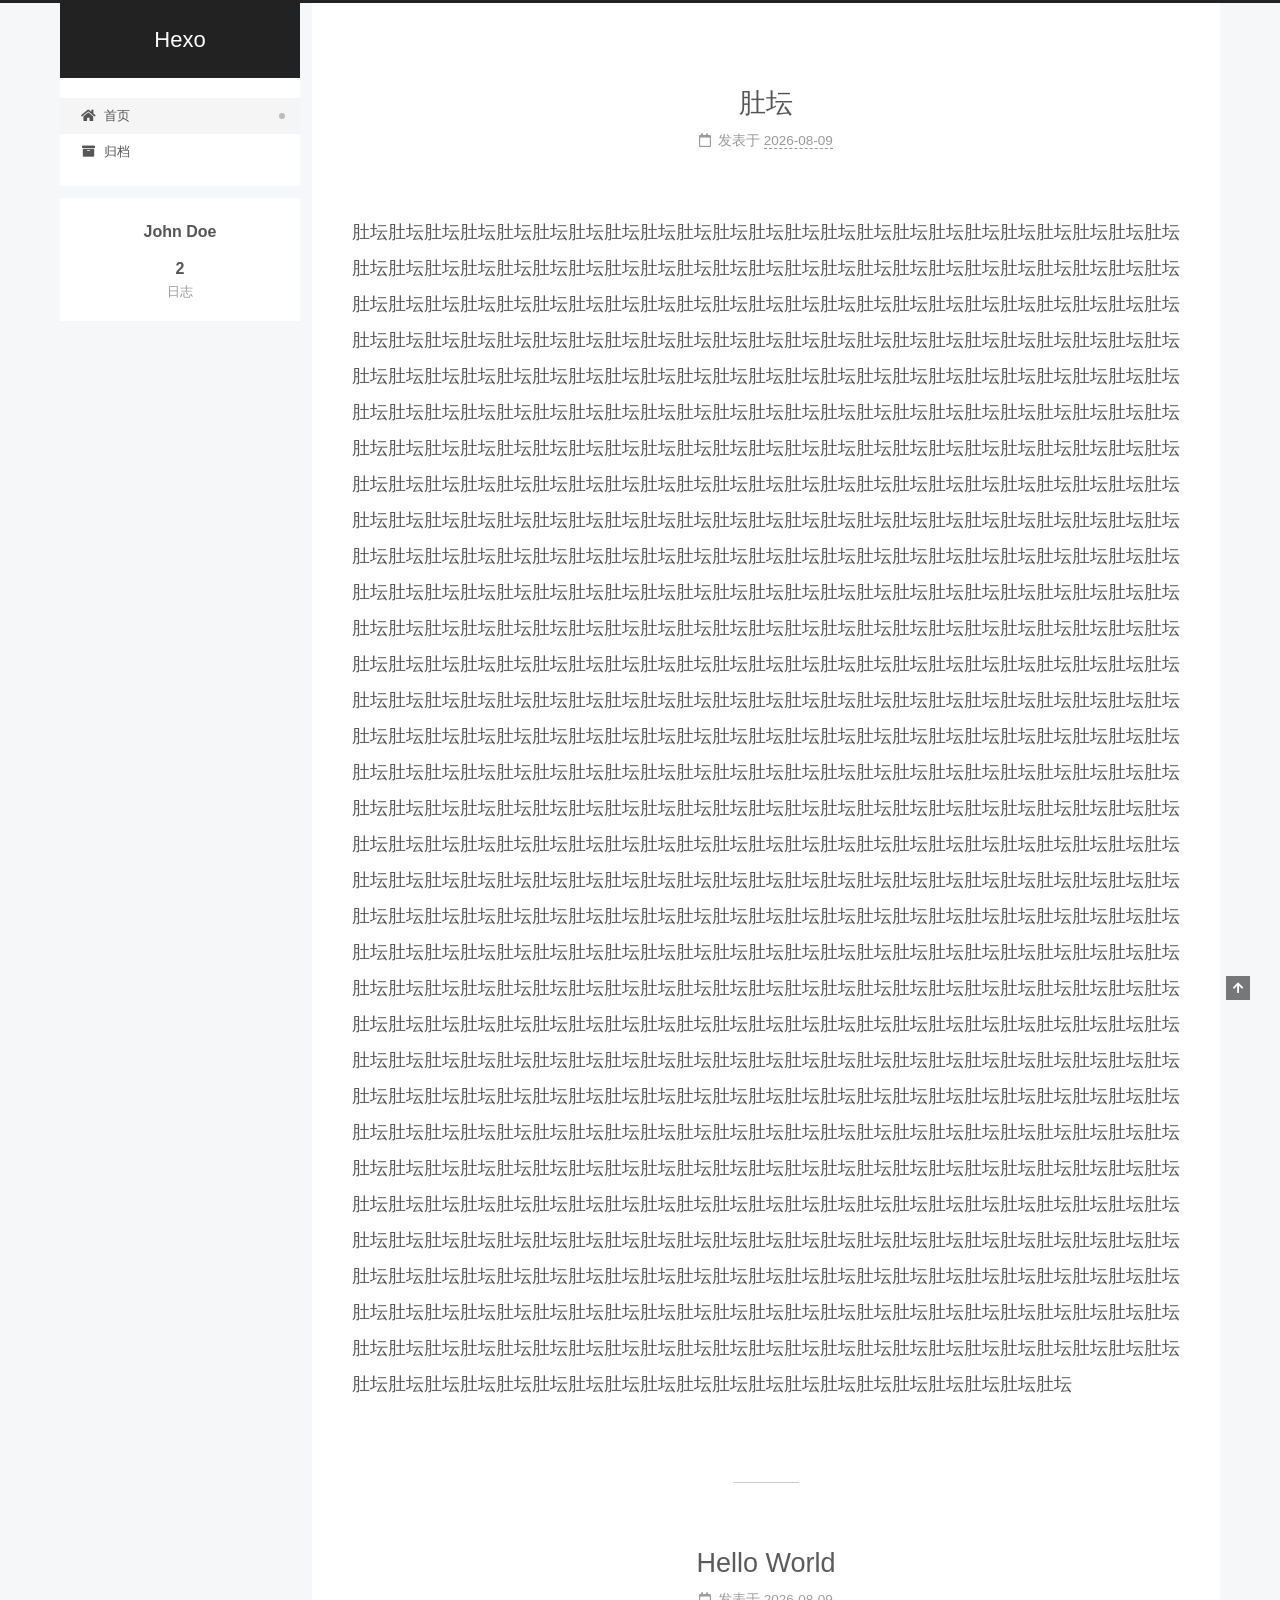
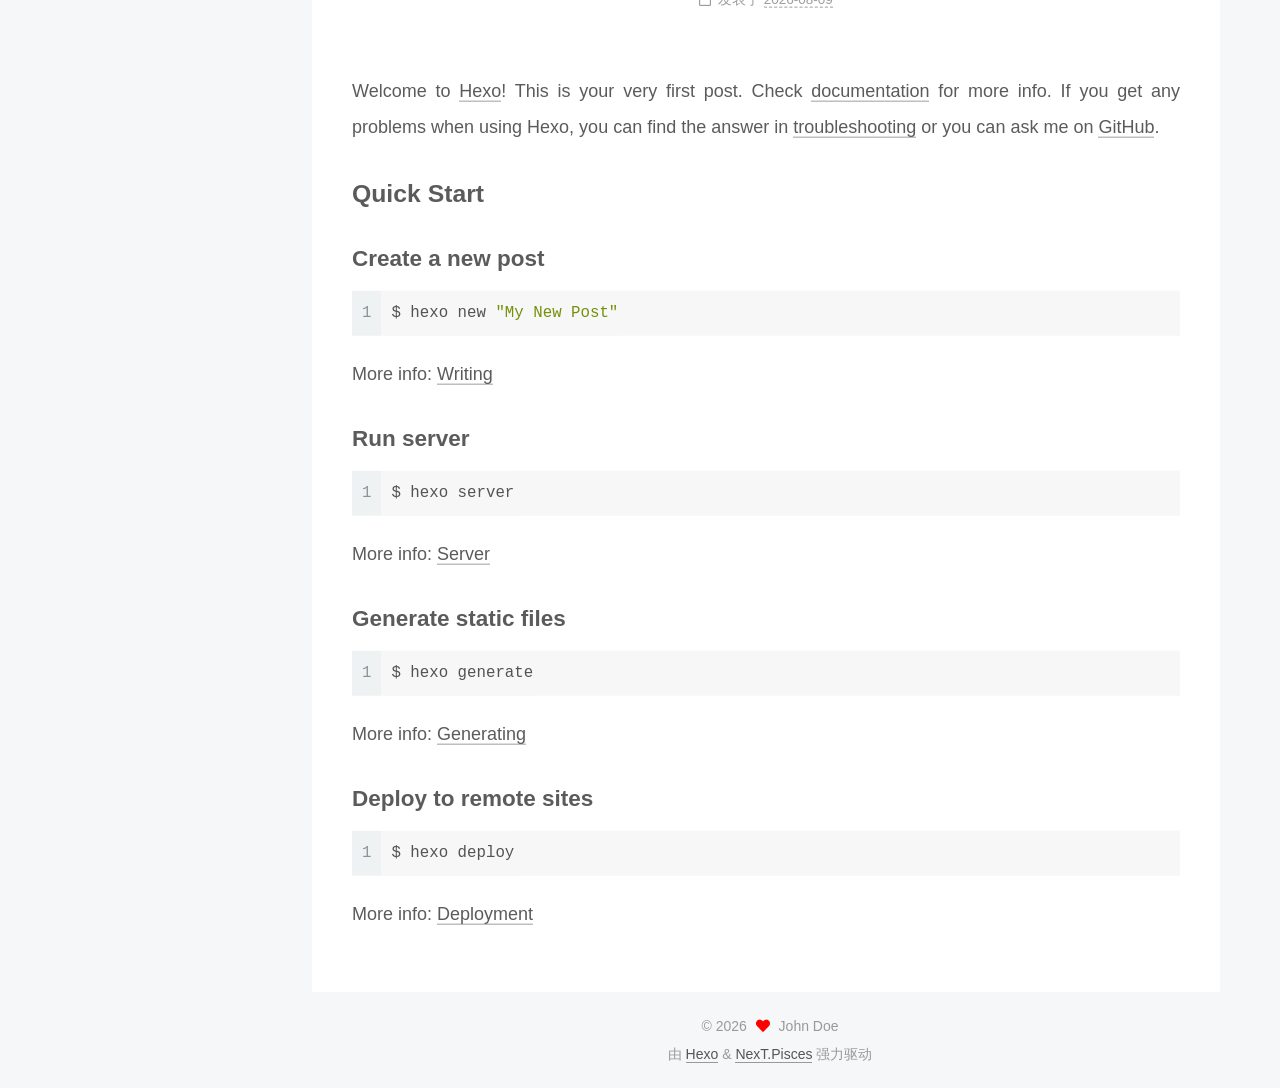
<file: index.html>
<!DOCTYPE html>
<html lang="zh-CN">
<head>
  <meta charset="UTF-8">
<meta name="viewport" content="width=device-width, initial-scale=1, maximum-scale=2">
<meta name="theme-color" content="#222">
<meta name="generator" content="Hexo 8.1.2">
  <link rel="apple-touch-icon" sizes="180x180" href="/images/apple-touch-icon-next.png">
  <link rel="icon" type="image/png" sizes="32x32" href="/images/favicon-32x32-next.png">
  <link rel="icon" type="image/png" sizes="16x16" href="/images/favicon-16x16-next.png">
  <link rel="mask-icon" href="/images/logo.svg" color="#222">

<link rel="stylesheet" href="/css/main.css">


<link rel="stylesheet" href="/lib/font-awesome/css/all.min.css">

<script id="hexo-configurations">
    var NexT = window.NexT || {};
    var CONFIG = {"hostname":"example.com","root":"/","scheme":"Pisces","version":"7.8.0","exturl":false,"sidebar":{"position":"left","display":"post","padding":18,"offset":12,"onmobile":false},"copycode":{"enable":false,"show_result":false,"style":null},"back2top":{"enable":true,"sidebar":false,"scrollpercent":false},"bookmark":{"enable":false,"color":"#222","save":"auto"},"fancybox":false,"mediumzoom":false,"lazyload":false,"pangu":false,"comments":{"style":"tabs","active":null,"storage":true,"lazyload":false,"nav":null},"algolia":{"hits":{"per_page":10},"labels":{"input_placeholder":"Search for Posts","hits_empty":"We didn't find any results for the search: ${query}","hits_stats":"${hits} results found in ${time} ms"}},"localsearch":{"enable":false,"trigger":"auto","top_n_per_article":1,"unescape":false,"preload":false},"motion":{"enable":true,"async":false,"transition":{"post_block":"fadeIn","post_header":"slideDownIn","post_body":"slideDownIn","coll_header":"slideLeftIn","sidebar":"slideUpIn"}}};
  </script>

  <meta property="og:type" content="website">
<meta property="og:title" content="Hexo">
<meta property="og:url" content="http://example.com/index.html">
<meta property="og:site_name" content="Hexo">
<meta property="og:locale" content="zh_CN">
<meta property="article:author" content="John Doe">
<meta name="twitter:card" content="summary">

<link rel="canonical" href="http://example.com/">


<script id="page-configurations">
  // https://hexo.io/docs/variables.html
  CONFIG.page = {
    sidebar: "",
    isHome : true,
    isPost : false,
    lang   : 'zh-CN'
  };
</script>

  <title>Hexo</title>
  






  <noscript>
  <style>
  .use-motion .brand,
  .use-motion .menu-item,
  .sidebar-inner,
  .use-motion .post-block,
  .use-motion .pagination,
  .use-motion .comments,
  .use-motion .post-header,
  .use-motion .post-body,
  .use-motion .collection-header { opacity: initial; }

  .use-motion .site-title,
  .use-motion .site-subtitle {
    opacity: initial;
    top: initial;
  }

  .use-motion .logo-line-before i { left: initial; }
  .use-motion .logo-line-after i { right: initial; }
  </style>
</noscript>

</head>

<body itemscope itemtype="http://schema.org/WebPage">
  <div class="container use-motion">
    <div class="headband"></div>

    <header class="header" itemscope itemtype="http://schema.org/WPHeader">
      <div class="header-inner"><div class="site-brand-container">
  <div class="site-nav-toggle">
    <div class="toggle" aria-label="切换导航栏">
      <span class="toggle-line toggle-line-first"></span>
      <span class="toggle-line toggle-line-middle"></span>
      <span class="toggle-line toggle-line-last"></span>
    </div>
  </div>

  <div class="site-meta">

    <a href="/" class="brand" rel="start">
      <span class="logo-line-before"><i></i></span>
      <h1 class="site-title">Hexo</h1>
      <span class="logo-line-after"><i></i></span>
    </a>
  </div>

  <div class="site-nav-right">
    <div class="toggle popup-trigger">
    </div>
  </div>
</div>




<nav class="site-nav">
  <ul id="menu" class="main-menu menu">
        <li class="menu-item menu-item-home">

    <a href="/" rel="section"><i class="fa fa-home fa-fw"></i>首页</a>

  </li>
        <li class="menu-item menu-item-archives">

    <a href="/archives/" rel="section"><i class="fa fa-archive fa-fw"></i>归档</a>

  </li>
  </ul>
</nav>




</div>
    </header>

    
  <div class="back-to-top">
    <i class="fa fa-arrow-up"></i>
    <span>0%</span>
  </div>


    <main class="main">
      <div class="main-inner">
        <div class="content-wrap">
          

          <div class="content index posts-expand">
            
      
  
  
  <article itemscope itemtype="http://schema.org/Article" class="post-block" lang="zh-CN">
    <link itemprop="mainEntityOfPage" href="http://example.com/2026/08/09/my-first-blog/">

    <span hidden itemprop="author" itemscope itemtype="http://schema.org/Person">
      <meta itemprop="image" content="/images/avatar.gif">
      <meta itemprop="name" content="John Doe">
      <meta itemprop="description" content="">
    </span>

    <span hidden itemprop="publisher" itemscope itemtype="http://schema.org/Organization">
      <meta itemprop="name" content="Hexo">
    </span>
      <header class="post-header">
        <h2 class="post-title" itemprop="name headline">
          
            <a href="/2026/08/09/my-first-blog/" class="post-title-link" itemprop="url">肚坛</a>
        </h2>

        <div class="post-meta">
            <span class="post-meta-item">
              <span class="post-meta-item-icon">
                <i class="far fa-calendar"></i>
              </span>
              <span class="post-meta-item-text">发表于</span>
              

              <time title="创建时间：2026-08-09 10:12:34 / 修改时间：10:25:09" itemprop="dateCreated datePublished" datetime="2026-08-09T10:12:34+08:00">2026-08-09</time>
            </span>

          

        </div>
      </header>

    
    
    
    <div class="post-body" itemprop="articleBody">

      
          <p>肚坛肚坛肚坛肚坛肚坛肚坛肚坛肚坛肚坛肚坛肚坛肚坛肚坛肚坛肚坛肚坛肚坛肚坛肚坛肚坛肚坛肚坛肚坛肚坛肚坛肚坛肚坛肚坛肚坛肚坛肚坛肚坛肚坛肚坛肚坛肚坛肚坛肚坛肚坛肚坛肚坛肚坛肚坛肚坛肚坛肚坛肚坛肚坛肚坛肚坛肚坛肚坛肚坛肚坛肚坛肚坛肚坛肚坛肚坛肚坛肚坛肚坛肚坛肚坛肚坛肚坛肚坛肚坛肚坛肚坛肚坛肚坛肚坛肚坛肚坛肚坛肚坛肚坛肚坛肚坛肚坛肚坛肚坛肚坛肚坛肚坛肚坛肚坛肚坛肚坛肚坛肚坛肚坛肚坛肚坛肚坛肚坛肚坛肚坛肚坛肚坛肚坛肚坛肚坛肚坛肚坛肚坛肚坛肚坛肚坛肚坛肚坛肚坛肚坛肚坛肚坛肚坛肚坛肚坛肚坛肚坛肚坛肚坛肚坛肚坛肚坛肚坛肚坛肚坛肚坛肚坛肚坛肚坛肚坛肚坛肚坛肚坛肚坛肚坛肚坛肚坛肚坛肚坛肚坛肚坛肚坛肚坛肚坛肚坛肚坛肚坛肚坛肚坛肚坛肚坛肚坛肚坛肚坛肚坛肚坛肚坛肚坛肚坛肚坛肚坛肚坛肚坛肚坛肚坛肚坛肚坛肚坛肚坛肚坛肚坛肚坛肚坛肚坛肚坛肚坛肚坛肚坛肚坛肚坛肚坛肚坛肚坛肚坛肚坛肚坛肚坛肚坛肚坛肚坛肚坛肚坛肚坛肚坛肚坛肚坛肚坛肚坛肚坛肚坛肚坛肚坛肚坛肚坛肚坛肚坛肚坛肚坛肚坛肚坛肚坛肚坛肚坛肚坛肚坛肚坛肚坛肚坛肚坛肚坛肚坛肚坛肚坛肚坛肚坛肚坛肚坛肚坛肚坛肚坛肚坛肚坛肚坛肚坛肚坛肚坛肚坛肚坛肚坛肚坛肚坛肚坛肚坛肚坛肚坛肚坛肚坛肚坛肚坛肚坛肚坛肚坛肚坛肚坛肚坛肚坛肚坛肚坛肚坛肚坛肚坛肚坛肚坛肚坛肚坛肚坛肚坛肚坛肚坛肚坛肚坛肚坛肚坛肚坛肚坛肚坛肚坛肚坛肚坛肚坛肚坛肚坛肚坛肚坛肚坛肚坛肚坛肚坛肚坛肚坛肚坛肚坛肚坛肚坛肚坛肚坛肚坛肚坛肚坛肚坛肚坛肚坛肚坛肚坛肚坛肚坛肚坛肚坛肚坛肚坛肚坛肚坛肚坛肚坛肚坛肚坛肚坛肚坛肚坛肚坛肚坛肚坛肚坛肚坛肚坛肚坛肚坛肚坛肚坛肚坛肚坛肚坛肚坛肚坛肚坛肚坛肚坛肚坛肚坛肚坛肚坛肚坛肚坛肚坛肚坛肚坛肚坛肚坛肚坛肚坛肚坛肚坛肚坛肚坛肚坛肚坛肚坛肚坛肚坛肚坛肚坛肚坛肚坛肚坛肚坛肚坛肚坛肚坛肚坛肚坛肚坛肚坛肚坛肚坛肚坛肚坛肚坛肚坛肚坛肚坛肚坛肚坛肚坛肚坛肚坛肚坛肚坛肚坛肚坛肚坛肚坛肚坛肚坛肚坛肚坛肚坛肚坛肚坛肚坛肚坛肚坛肚坛肚坛肚坛肚坛肚坛肚坛肚坛肚坛肚坛肚坛肚坛肚坛肚坛肚坛肚坛肚坛肚坛肚坛肚坛肚坛肚坛肚坛肚坛肚坛肚坛肚坛肚坛肚坛肚坛肚坛肚坛肚坛肚坛肚坛肚坛肚坛肚坛肚坛肚坛肚坛肚坛肚坛肚坛肚坛肚坛肚坛肚坛肚坛肚坛肚坛肚坛肚坛肚坛肚坛肚坛肚坛肚坛肚坛肚坛肚坛肚坛肚坛肚坛肚坛肚坛肚坛肚坛肚坛肚坛肚坛肚坛肚坛肚坛肚坛肚坛肚坛肚坛肚坛肚坛肚坛肚坛肚坛肚坛肚坛肚坛肚坛肚坛肚坛肚坛肚坛肚坛肚坛肚坛肚坛肚坛肚坛肚坛肚坛肚坛肚坛肚坛肚坛肚坛肚坛肚坛肚坛肚坛肚坛肚坛肚坛肚坛肚坛肚坛肚坛肚坛肚坛肚坛肚坛肚坛肚坛肚坛肚坛肚坛肚坛肚坛肚坛肚坛肚坛肚坛肚坛肚坛肚坛肚坛肚坛肚坛肚坛肚坛肚坛肚坛肚坛肚坛肚坛肚坛肚坛肚坛肚坛肚坛肚坛肚坛肚坛肚坛肚坛肚坛肚坛肚坛肚坛肚坛肚坛肚坛肚坛肚坛肚坛肚坛肚坛肚坛肚坛肚坛肚坛肚坛肚坛肚坛肚坛肚坛肚坛肚坛肚坛肚坛肚坛肚坛肚坛肚坛肚坛肚坛肚坛肚坛肚坛肚坛肚坛肚坛肚坛肚坛肚坛肚坛肚坛肚坛肚坛肚坛肚坛肚坛肚坛肚坛肚坛肚坛肚坛肚坛肚坛肚坛肚坛肚坛肚坛肚坛肚坛肚坛肚坛肚坛肚坛肚坛肚坛肚坛肚坛肚坛肚坛肚坛肚坛肚坛肚坛肚坛肚坛肚坛肚坛肚坛肚坛肚坛肚坛肚坛肚坛肚坛肚坛肚坛肚坛肚坛肚坛肚坛肚坛肚坛肚坛肚坛肚坛肚坛肚坛肚坛肚坛肚坛肚坛肚坛肚坛肚坛肚坛肚坛肚坛肚坛肚坛肚坛肚坛肚坛肚坛肚坛肚坛肚坛肚坛肚坛肚坛肚坛肚坛肚坛肚坛肚坛肚坛肚坛肚坛肚坛肚坛肚坛肚坛肚坛肚坛肚坛肚坛肚坛肚坛肚坛肚坛肚坛肚坛肚坛肚坛肚坛肚坛肚坛肚坛肚坛肚坛肚坛肚坛肚坛肚坛肚坛肚坛肚坛肚坛肚坛肚坛肚坛肚坛肚坛肚坛肚坛肚坛肚坛肚坛肚坛肚坛肚坛肚坛肚坛肚坛肚坛肚坛肚坛肚坛肚坛肚坛肚坛肚坛肚坛肚坛肚坛肚坛肚坛肚坛肚坛肚坛肚坛肚坛肚坛肚坛肚坛肚坛肚坛肚坛肚坛</p>

      
    </div>

    
    
    
      <footer class="post-footer">
        <div class="post-eof"></div>
      </footer>
  </article>
  
  
  

      
  
  
  <article itemscope itemtype="http://schema.org/Article" class="post-block" lang="zh-CN">
    <link itemprop="mainEntityOfPage" href="http://example.com/2026/08/09/hello-world/">

    <span hidden itemprop="author" itemscope itemtype="http://schema.org/Person">
      <meta itemprop="image" content="/images/avatar.gif">
      <meta itemprop="name" content="John Doe">
      <meta itemprop="description" content="">
    </span>

    <span hidden itemprop="publisher" itemscope itemtype="http://schema.org/Organization">
      <meta itemprop="name" content="Hexo">
    </span>
      <header class="post-header">
        <h2 class="post-title" itemprop="name headline">
          
            <a href="/2026/08/09/hello-world/" class="post-title-link" itemprop="url">Hello World</a>
        </h2>

        <div class="post-meta">
            <span class="post-meta-item">
              <span class="post-meta-item-icon">
                <i class="far fa-calendar"></i>
              </span>
              <span class="post-meta-item-text">发表于</span>

              <time title="创建时间：2026-08-09 00:30:36" itemprop="dateCreated datePublished" datetime="2026-08-09T00:30:36+08:00">2026-08-09</time>
            </span>

          

        </div>
      </header>

    
    
    
    <div class="post-body" itemprop="articleBody">

      
          <p>Welcome to <a target="_blank" rel="noopener" href="https://hexo.io/">Hexo</a>! This is your very first post. Check <a target="_blank" rel="noopener" href="https://hexo.io/docs/">documentation</a> for more info. If you get any problems when using Hexo, you can find the answer in <a target="_blank" rel="noopener" href="https://hexo.io/docs/troubleshooting.html">troubleshooting</a> or you can ask me on <a target="_blank" rel="noopener" href="https://github.com/hexojs/hexo/issues">GitHub</a>.</p>
<h2 id="Quick-Start"><a href="#Quick-Start" class="headerlink" title="Quick Start"></a>Quick Start</h2><h3 id="Create-a-new-post"><a href="#Create-a-new-post" class="headerlink" title="Create a new post"></a>Create a new post</h3><figure class="highlight bash"><table><tr><td class="gutter"><pre><span class="line">1</span><br></pre></td><td class="code"><pre><span class="line">$ hexo new <span class="string">&quot;My New Post&quot;</span></span><br></pre></td></tr></table></figure>

<p>More info: <a target="_blank" rel="noopener" href="https://hexo.io/docs/writing.html">Writing</a></p>
<h3 id="Run-server"><a href="#Run-server" class="headerlink" title="Run server"></a>Run server</h3><figure class="highlight bash"><table><tr><td class="gutter"><pre><span class="line">1</span><br></pre></td><td class="code"><pre><span class="line">$ hexo server</span><br></pre></td></tr></table></figure>

<p>More info: <a target="_blank" rel="noopener" href="https://hexo.io/docs/server.html">Server</a></p>
<h3 id="Generate-static-files"><a href="#Generate-static-files" class="headerlink" title="Generate static files"></a>Generate static files</h3><figure class="highlight bash"><table><tr><td class="gutter"><pre><span class="line">1</span><br></pre></td><td class="code"><pre><span class="line">$ hexo generate</span><br></pre></td></tr></table></figure>

<p>More info: <a target="_blank" rel="noopener" href="https://hexo.io/docs/generating.html">Generating</a></p>
<h3 id="Deploy-to-remote-sites"><a href="#Deploy-to-remote-sites" class="headerlink" title="Deploy to remote sites"></a>Deploy to remote sites</h3><figure class="highlight bash"><table><tr><td class="gutter"><pre><span class="line">1</span><br></pre></td><td class="code"><pre><span class="line">$ hexo deploy</span><br></pre></td></tr></table></figure>

<p>More info: <a target="_blank" rel="noopener" href="https://hexo.io/docs/one-command-deployment.html">Deployment</a></p>

      
    </div>

    
    
    
      <footer class="post-footer">
        <div class="post-eof"></div>
      </footer>
  </article>
  
  
  


  



          </div>
          

<script>
  window.addEventListener('tabs:register', () => {
    let { activeClass } = CONFIG.comments;
    if (CONFIG.comments.storage) {
      activeClass = localStorage.getItem('comments_active') || activeClass;
    }
    if (activeClass) {
      let activeTab = document.querySelector(`a[href="#comment-${activeClass}"]`);
      if (activeTab) {
        activeTab.click();
      }
    }
  });
  if (CONFIG.comments.storage) {
    window.addEventListener('tabs:click', event => {
      if (!event.target.matches('.tabs-comment .tab-content .tab-pane')) return;
      let commentClass = event.target.classList[1];
      localStorage.setItem('comments_active', commentClass);
    });
  }
</script>

        </div>
          
  
  <div class="toggle sidebar-toggle">
    <span class="toggle-line toggle-line-first"></span>
    <span class="toggle-line toggle-line-middle"></span>
    <span class="toggle-line toggle-line-last"></span>
  </div>

  <aside class="sidebar">
    <div class="sidebar-inner">

      <ul class="sidebar-nav motion-element">
        <li class="sidebar-nav-toc">
          文章目录
        </li>
        <li class="sidebar-nav-overview">
          站点概览
        </li>
      </ul>

      <!--noindex-->
      <div class="post-toc-wrap sidebar-panel">
      </div>
      <!--/noindex-->

      <div class="site-overview-wrap sidebar-panel">
        <div class="site-author motion-element" itemprop="author" itemscope itemtype="http://schema.org/Person">
  <p class="site-author-name" itemprop="name">John Doe</p>
  <div class="site-description" itemprop="description"></div>
</div>
<div class="site-state-wrap motion-element">
  <nav class="site-state">
      <div class="site-state-item site-state-posts">
          <a href="/archives/">
        
          <span class="site-state-item-count">2</span>
          <span class="site-state-item-name">日志</span>
        </a>
      </div>
  </nav>
</div>



      </div>

    </div>
  </aside>
  <div id="sidebar-dimmer"></div>


      </div>
    </main>

    <footer class="footer">
      <div class="footer-inner">
        

        

<div class="copyright">
  
  &copy; 
  <span itemprop="copyrightYear">2026</span>
  <span class="with-love">
    <i class="fa fa-heart"></i>
  </span>
  <span class="author" itemprop="copyrightHolder">John Doe</span>
</div>
  <div class="powered-by">由 <a href="https://hexo.io/" class="theme-link" rel="noopener" target="_blank">Hexo</a> & <a href="https://pisces.theme-next.org/" class="theme-link" rel="noopener" target="_blank">NexT.Pisces</a> 强力驱动
  </div>

        








      </div>
    </footer>
  </div>

  
  <script src="/lib/anime.min.js"></script>
  <script src="/lib/velocity/velocity.min.js"></script>
  <script src="/lib/velocity/velocity.ui.min.js"></script>

<script src="/js/utils.js"></script>

<script src="/js/motion.js"></script>


<script src="/js/schemes/pisces.js"></script>


<script src="/js/next-boot.js"></script>




  















  

  

</body>
</html>
</file>
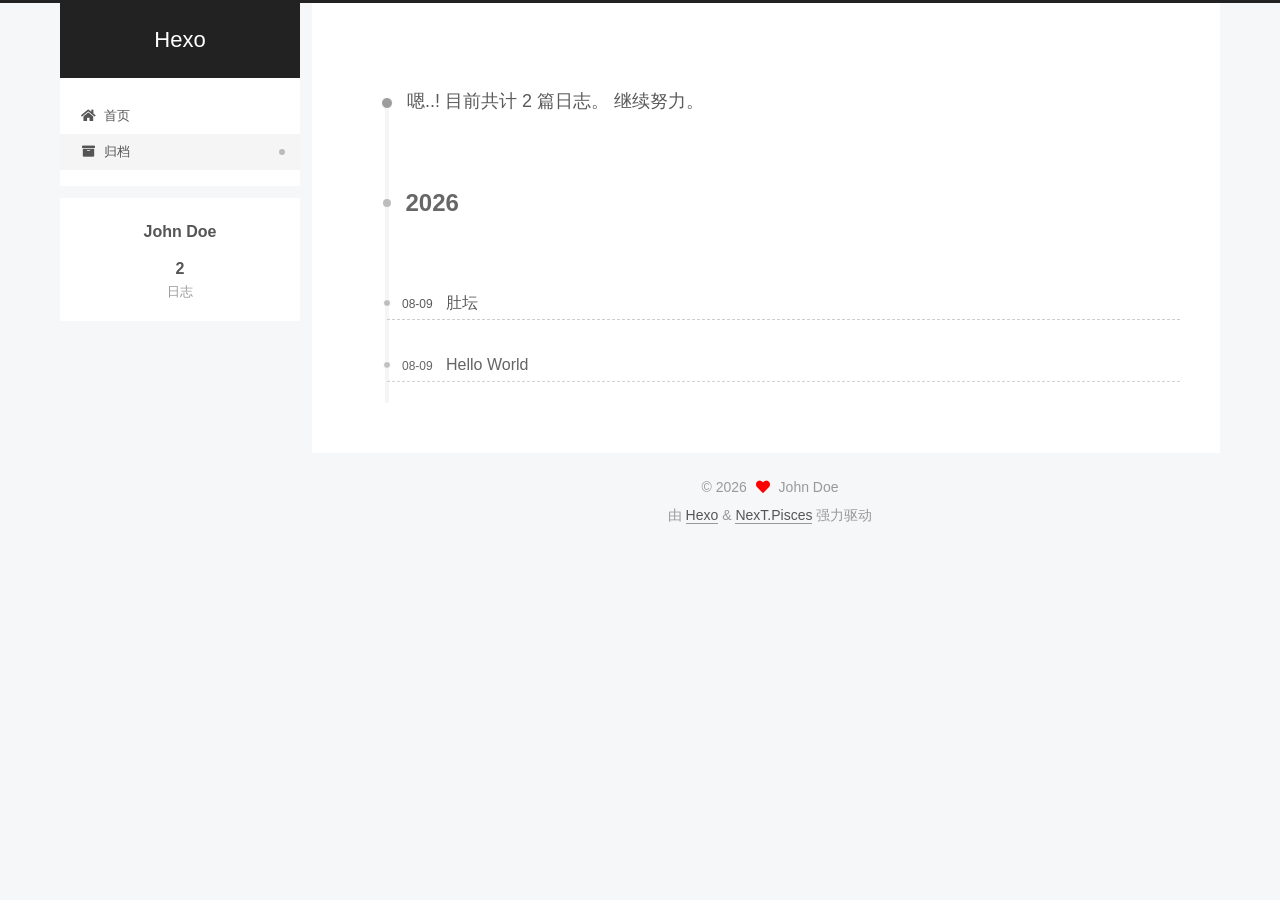
<file: archives/index.html>
<!DOCTYPE html>
<html lang="zh-CN">
<head>
  <meta charset="UTF-8">
<meta name="viewport" content="width=device-width, initial-scale=1, maximum-scale=2">
<meta name="theme-color" content="#222">
<meta name="generator" content="Hexo 8.1.2">
  <link rel="apple-touch-icon" sizes="180x180" href="/images/apple-touch-icon-next.png">
  <link rel="icon" type="image/png" sizes="32x32" href="/images/favicon-32x32-next.png">
  <link rel="icon" type="image/png" sizes="16x16" href="/images/favicon-16x16-next.png">
  <link rel="mask-icon" href="/images/logo.svg" color="#222">

<link rel="stylesheet" href="/css/main.css">


<link rel="stylesheet" href="/lib/font-awesome/css/all.min.css">

<script id="hexo-configurations">
    var NexT = window.NexT || {};
    var CONFIG = {"hostname":"example.com","root":"/","scheme":"Pisces","version":"7.8.0","exturl":false,"sidebar":{"position":"left","display":"post","padding":18,"offset":12,"onmobile":false},"copycode":{"enable":false,"show_result":false,"style":null},"back2top":{"enable":true,"sidebar":false,"scrollpercent":false},"bookmark":{"enable":false,"color":"#222","save":"auto"},"fancybox":false,"mediumzoom":false,"lazyload":false,"pangu":false,"comments":{"style":"tabs","active":null,"storage":true,"lazyload":false,"nav":null},"algolia":{"hits":{"per_page":10},"labels":{"input_placeholder":"Search for Posts","hits_empty":"We didn't find any results for the search: ${query}","hits_stats":"${hits} results found in ${time} ms"}},"localsearch":{"enable":false,"trigger":"auto","top_n_per_article":1,"unescape":false,"preload":false},"motion":{"enable":true,"async":false,"transition":{"post_block":"fadeIn","post_header":"slideDownIn","post_body":"slideDownIn","coll_header":"slideLeftIn","sidebar":"slideUpIn"}}};
  </script>

  <meta property="og:type" content="website">
<meta property="og:title" content="Hexo">
<meta property="og:url" content="http://example.com/archives/index.html">
<meta property="og:site_name" content="Hexo">
<meta property="og:locale" content="zh_CN">
<meta property="article:author" content="John Doe">
<meta name="twitter:card" content="summary">

<link rel="canonical" href="http://example.com/archives/">


<script id="page-configurations">
  // https://hexo.io/docs/variables.html
  CONFIG.page = {
    sidebar: "",
    isHome : false,
    isPost : false,
    lang   : 'zh-CN'
  };
</script>

  <title>归档 | Hexo</title>
  






  <noscript>
  <style>
  .use-motion .brand,
  .use-motion .menu-item,
  .sidebar-inner,
  .use-motion .post-block,
  .use-motion .pagination,
  .use-motion .comments,
  .use-motion .post-header,
  .use-motion .post-body,
  .use-motion .collection-header { opacity: initial; }

  .use-motion .site-title,
  .use-motion .site-subtitle {
    opacity: initial;
    top: initial;
  }

  .use-motion .logo-line-before i { left: initial; }
  .use-motion .logo-line-after i { right: initial; }
  </style>
</noscript>

</head>

<body itemscope itemtype="http://schema.org/WebPage">
  <div class="container use-motion">
    <div class="headband"></div>

    <header class="header" itemscope itemtype="http://schema.org/WPHeader">
      <div class="header-inner"><div class="site-brand-container">
  <div class="site-nav-toggle">
    <div class="toggle" aria-label="切换导航栏">
      <span class="toggle-line toggle-line-first"></span>
      <span class="toggle-line toggle-line-middle"></span>
      <span class="toggle-line toggle-line-last"></span>
    </div>
  </div>

  <div class="site-meta">

    <a href="/" class="brand" rel="start">
      <span class="logo-line-before"><i></i></span>
      <h1 class="site-title">Hexo</h1>
      <span class="logo-line-after"><i></i></span>
    </a>
  </div>

  <div class="site-nav-right">
    <div class="toggle popup-trigger">
    </div>
  </div>
</div>




<nav class="site-nav">
  <ul id="menu" class="main-menu menu">
        <li class="menu-item menu-item-home">

    <a href="/" rel="section"><i class="fa fa-home fa-fw"></i>首页</a>

  </li>
        <li class="menu-item menu-item-archives">

    <a href="/archives/" rel="section"><i class="fa fa-archive fa-fw"></i>归档</a>

  </li>
  </ul>
</nav>




</div>
    </header>

    
  <div class="back-to-top">
    <i class="fa fa-arrow-up"></i>
    <span>0%</span>
  </div>


    <main class="main">
      <div class="main-inner">
        <div class="content-wrap">
          

          <div class="content archive">
            

  
  
  
  <div class="post-block">
    <div class="posts-collapse">
      <div class="collection-title">
        <span class="collection-header">嗯..! 目前共计 2 篇日志。 继续努力。</span>
      </div>

      
    <div class="collection-year">
      <span class="collection-header">2026</span>
    </div>

  <article itemscope itemtype="http://schema.org/Article">
    <header class="post-header">

      <div class="post-meta">
        <time itemprop="dateCreated"
              datetime="2026-08-09T10:12:34+08:00"
              content="2026-08-09">
          08-09
        </time>
      </div>

      <div class="post-title">
          <a class="post-title-link" href="/2026/08/09/my-first-blog/" itemprop="url">
            <span itemprop="name">肚坛</span>
          </a>
      </div>

    </header>
  </article>

  <article itemscope itemtype="http://schema.org/Article">
    <header class="post-header">

      <div class="post-meta">
        <time itemprop="dateCreated"
              datetime="2026-08-09T00:30:36+08:00"
              content="2026-08-09">
          08-09
        </time>
      </div>

      <div class="post-title">
          <a class="post-title-link" href="/2026/08/09/hello-world/" itemprop="url">
            <span itemprop="name">Hello World</span>
          </a>
      </div>

    </header>
  </article>


    </div>
  </div>
  
  
  

  



          </div>
          

<script>
  window.addEventListener('tabs:register', () => {
    let { activeClass } = CONFIG.comments;
    if (CONFIG.comments.storage) {
      activeClass = localStorage.getItem('comments_active') || activeClass;
    }
    if (activeClass) {
      let activeTab = document.querySelector(`a[href="#comment-${activeClass}"]`);
      if (activeTab) {
        activeTab.click();
      }
    }
  });
  if (CONFIG.comments.storage) {
    window.addEventListener('tabs:click', event => {
      if (!event.target.matches('.tabs-comment .tab-content .tab-pane')) return;
      let commentClass = event.target.classList[1];
      localStorage.setItem('comments_active', commentClass);
    });
  }
</script>

        </div>
          
  
  <div class="toggle sidebar-toggle">
    <span class="toggle-line toggle-line-first"></span>
    <span class="toggle-line toggle-line-middle"></span>
    <span class="toggle-line toggle-line-last"></span>
  </div>

  <aside class="sidebar">
    <div class="sidebar-inner">

      <ul class="sidebar-nav motion-element">
        <li class="sidebar-nav-toc">
          文章目录
        </li>
        <li class="sidebar-nav-overview">
          站点概览
        </li>
      </ul>

      <!--noindex-->
      <div class="post-toc-wrap sidebar-panel">
      </div>
      <!--/noindex-->

      <div class="site-overview-wrap sidebar-panel">
        <div class="site-author motion-element" itemprop="author" itemscope itemtype="http://schema.org/Person">
  <p class="site-author-name" itemprop="name">John Doe</p>
  <div class="site-description" itemprop="description"></div>
</div>
<div class="site-state-wrap motion-element">
  <nav class="site-state">
      <div class="site-state-item site-state-posts">
          <a href="/archives/">
        
          <span class="site-state-item-count">2</span>
          <span class="site-state-item-name">日志</span>
        </a>
      </div>
  </nav>
</div>



      </div>

    </div>
  </aside>
  <div id="sidebar-dimmer"></div>


      </div>
    </main>

    <footer class="footer">
      <div class="footer-inner">
        

        

<div class="copyright">
  
  &copy; 
  <span itemprop="copyrightYear">2026</span>
  <span class="with-love">
    <i class="fa fa-heart"></i>
  </span>
  <span class="author" itemprop="copyrightHolder">John Doe</span>
</div>
  <div class="powered-by">由 <a href="https://hexo.io/" class="theme-link" rel="noopener" target="_blank">Hexo</a> & <a href="https://pisces.theme-next.org/" class="theme-link" rel="noopener" target="_blank">NexT.Pisces</a> 强力驱动
  </div>

        








      </div>
    </footer>
  </div>

  
  <script src="/lib/anime.min.js"></script>
  <script src="/lib/velocity/velocity.min.js"></script>
  <script src="/lib/velocity/velocity.ui.min.js"></script>

<script src="/js/utils.js"></script>

<script src="/js/motion.js"></script>


<script src="/js/schemes/pisces.js"></script>


<script src="/js/next-boot.js"></script>




  















  

  

</body>
</html>
</file>
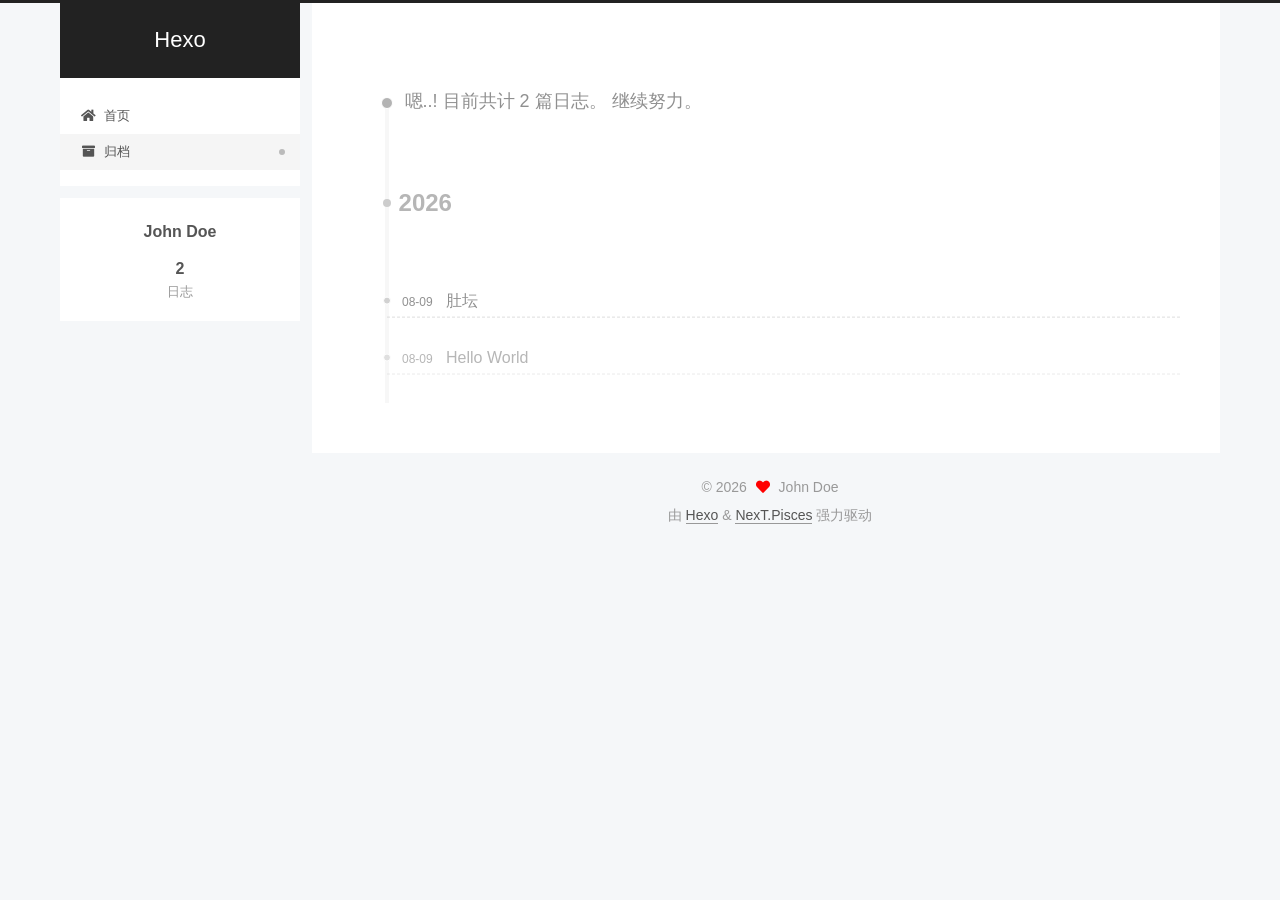
<file: archives/2026/index.html>
<!DOCTYPE html>
<html lang="zh-CN">
<head>
  <meta charset="UTF-8">
<meta name="viewport" content="width=device-width, initial-scale=1, maximum-scale=2">
<meta name="theme-color" content="#222">
<meta name="generator" content="Hexo 8.1.2">
  <link rel="apple-touch-icon" sizes="180x180" href="/images/apple-touch-icon-next.png">
  <link rel="icon" type="image/png" sizes="32x32" href="/images/favicon-32x32-next.png">
  <link rel="icon" type="image/png" sizes="16x16" href="/images/favicon-16x16-next.png">
  <link rel="mask-icon" href="/images/logo.svg" color="#222">

<link rel="stylesheet" href="/css/main.css">


<link rel="stylesheet" href="/lib/font-awesome/css/all.min.css">

<script id="hexo-configurations">
    var NexT = window.NexT || {};
    var CONFIG = {"hostname":"example.com","root":"/","scheme":"Pisces","version":"7.8.0","exturl":false,"sidebar":{"position":"left","display":"post","padding":18,"offset":12,"onmobile":false},"copycode":{"enable":false,"show_result":false,"style":null},"back2top":{"enable":true,"sidebar":false,"scrollpercent":false},"bookmark":{"enable":false,"color":"#222","save":"auto"},"fancybox":false,"mediumzoom":false,"lazyload":false,"pangu":false,"comments":{"style":"tabs","active":null,"storage":true,"lazyload":false,"nav":null},"algolia":{"hits":{"per_page":10},"labels":{"input_placeholder":"Search for Posts","hits_empty":"We didn't find any results for the search: ${query}","hits_stats":"${hits} results found in ${time} ms"}},"localsearch":{"enable":false,"trigger":"auto","top_n_per_article":1,"unescape":false,"preload":false},"motion":{"enable":true,"async":false,"transition":{"post_block":"fadeIn","post_header":"slideDownIn","post_body":"slideDownIn","coll_header":"slideLeftIn","sidebar":"slideUpIn"}}};
  </script>

  <meta property="og:type" content="website">
<meta property="og:title" content="Hexo">
<meta property="og:url" content="http://example.com/archives/2026/index.html">
<meta property="og:site_name" content="Hexo">
<meta property="og:locale" content="zh_CN">
<meta property="article:author" content="John Doe">
<meta name="twitter:card" content="summary">

<link rel="canonical" href="http://example.com/archives/2026/">


<script id="page-configurations">
  // https://hexo.io/docs/variables.html
  CONFIG.page = {
    sidebar: "",
    isHome : false,
    isPost : false,
    lang   : 'zh-CN'
  };
</script>

  <title>归档 | Hexo</title>
  






  <noscript>
  <style>
  .use-motion .brand,
  .use-motion .menu-item,
  .sidebar-inner,
  .use-motion .post-block,
  .use-motion .pagination,
  .use-motion .comments,
  .use-motion .post-header,
  .use-motion .post-body,
  .use-motion .collection-header { opacity: initial; }

  .use-motion .site-title,
  .use-motion .site-subtitle {
    opacity: initial;
    top: initial;
  }

  .use-motion .logo-line-before i { left: initial; }
  .use-motion .logo-line-after i { right: initial; }
  </style>
</noscript>

</head>

<body itemscope itemtype="http://schema.org/WebPage">
  <div class="container use-motion">
    <div class="headband"></div>

    <header class="header" itemscope itemtype="http://schema.org/WPHeader">
      <div class="header-inner"><div class="site-brand-container">
  <div class="site-nav-toggle">
    <div class="toggle" aria-label="切换导航栏">
      <span class="toggle-line toggle-line-first"></span>
      <span class="toggle-line toggle-line-middle"></span>
      <span class="toggle-line toggle-line-last"></span>
    </div>
  </div>

  <div class="site-meta">

    <a href="/" class="brand" rel="start">
      <span class="logo-line-before"><i></i></span>
      <h1 class="site-title">Hexo</h1>
      <span class="logo-line-after"><i></i></span>
    </a>
  </div>

  <div class="site-nav-right">
    <div class="toggle popup-trigger">
    </div>
  </div>
</div>




<nav class="site-nav">
  <ul id="menu" class="main-menu menu">
        <li class="menu-item menu-item-home">

    <a href="/" rel="section"><i class="fa fa-home fa-fw"></i>首页</a>

  </li>
        <li class="menu-item menu-item-archives">

    <a href="/archives/" rel="section"><i class="fa fa-archive fa-fw"></i>归档</a>

  </li>
  </ul>
</nav>




</div>
    </header>

    
  <div class="back-to-top">
    <i class="fa fa-arrow-up"></i>
    <span>0%</span>
  </div>


    <main class="main">
      <div class="main-inner">
        <div class="content-wrap">
          

          <div class="content archive">
            

  
  
  
  <div class="post-block">
    <div class="posts-collapse">
      <div class="collection-title">
        <span class="collection-header">嗯..! 目前共计 2 篇日志。 继续努力。</span>
      </div>

      
    <div class="collection-year">
      <span class="collection-header">2026</span>
    </div>

  <article itemscope itemtype="http://schema.org/Article">
    <header class="post-header">

      <div class="post-meta">
        <time itemprop="dateCreated"
              datetime="2026-08-09T10:12:34+08:00"
              content="2026-08-09">
          08-09
        </time>
      </div>

      <div class="post-title">
          <a class="post-title-link" href="/2026/08/09/my-first-blog/" itemprop="url">
            <span itemprop="name">肚坛</span>
          </a>
      </div>

    </header>
  </article>

  <article itemscope itemtype="http://schema.org/Article">
    <header class="post-header">

      <div class="post-meta">
        <time itemprop="dateCreated"
              datetime="2026-08-09T00:30:36+08:00"
              content="2026-08-09">
          08-09
        </time>
      </div>

      <div class="post-title">
          <a class="post-title-link" href="/2026/08/09/hello-world/" itemprop="url">
            <span itemprop="name">Hello World</span>
          </a>
      </div>

    </header>
  </article>


    </div>
  </div>
  
  
  

  



          </div>
          

<script>
  window.addEventListener('tabs:register', () => {
    let { activeClass } = CONFIG.comments;
    if (CONFIG.comments.storage) {
      activeClass = localStorage.getItem('comments_active') || activeClass;
    }
    if (activeClass) {
      let activeTab = document.querySelector(`a[href="#comment-${activeClass}"]`);
      if (activeTab) {
        activeTab.click();
      }
    }
  });
  if (CONFIG.comments.storage) {
    window.addEventListener('tabs:click', event => {
      if (!event.target.matches('.tabs-comment .tab-content .tab-pane')) return;
      let commentClass = event.target.classList[1];
      localStorage.setItem('comments_active', commentClass);
    });
  }
</script>

        </div>
          
  
  <div class="toggle sidebar-toggle">
    <span class="toggle-line toggle-line-first"></span>
    <span class="toggle-line toggle-line-middle"></span>
    <span class="toggle-line toggle-line-last"></span>
  </div>

  <aside class="sidebar">
    <div class="sidebar-inner">

      <ul class="sidebar-nav motion-element">
        <li class="sidebar-nav-toc">
          文章目录
        </li>
        <li class="sidebar-nav-overview">
          站点概览
        </li>
      </ul>

      <!--noindex-->
      <div class="post-toc-wrap sidebar-panel">
      </div>
      <!--/noindex-->

      <div class="site-overview-wrap sidebar-panel">
        <div class="site-author motion-element" itemprop="author" itemscope itemtype="http://schema.org/Person">
  <p class="site-author-name" itemprop="name">John Doe</p>
  <div class="site-description" itemprop="description"></div>
</div>
<div class="site-state-wrap motion-element">
  <nav class="site-state">
      <div class="site-state-item site-state-posts">
          <a href="/archives/">
        
          <span class="site-state-item-count">2</span>
          <span class="site-state-item-name">日志</span>
        </a>
      </div>
  </nav>
</div>



      </div>

    </div>
  </aside>
  <div id="sidebar-dimmer"></div>


      </div>
    </main>

    <footer class="footer">
      <div class="footer-inner">
        

        

<div class="copyright">
  
  &copy; 
  <span itemprop="copyrightYear">2026</span>
  <span class="with-love">
    <i class="fa fa-heart"></i>
  </span>
  <span class="author" itemprop="copyrightHolder">John Doe</span>
</div>
  <div class="powered-by">由 <a href="https://hexo.io/" class="theme-link" rel="noopener" target="_blank">Hexo</a> & <a href="https://pisces.theme-next.org/" class="theme-link" rel="noopener" target="_blank">NexT.Pisces</a> 强力驱动
  </div>

        








      </div>
    </footer>
  </div>

  
  <script src="/lib/anime.min.js"></script>
  <script src="/lib/velocity/velocity.min.js"></script>
  <script src="/lib/velocity/velocity.ui.min.js"></script>

<script src="/js/utils.js"></script>

<script src="/js/motion.js"></script>


<script src="/js/schemes/pisces.js"></script>


<script src="/js/next-boot.js"></script>




  















  

  

</body>
</html>
</file>
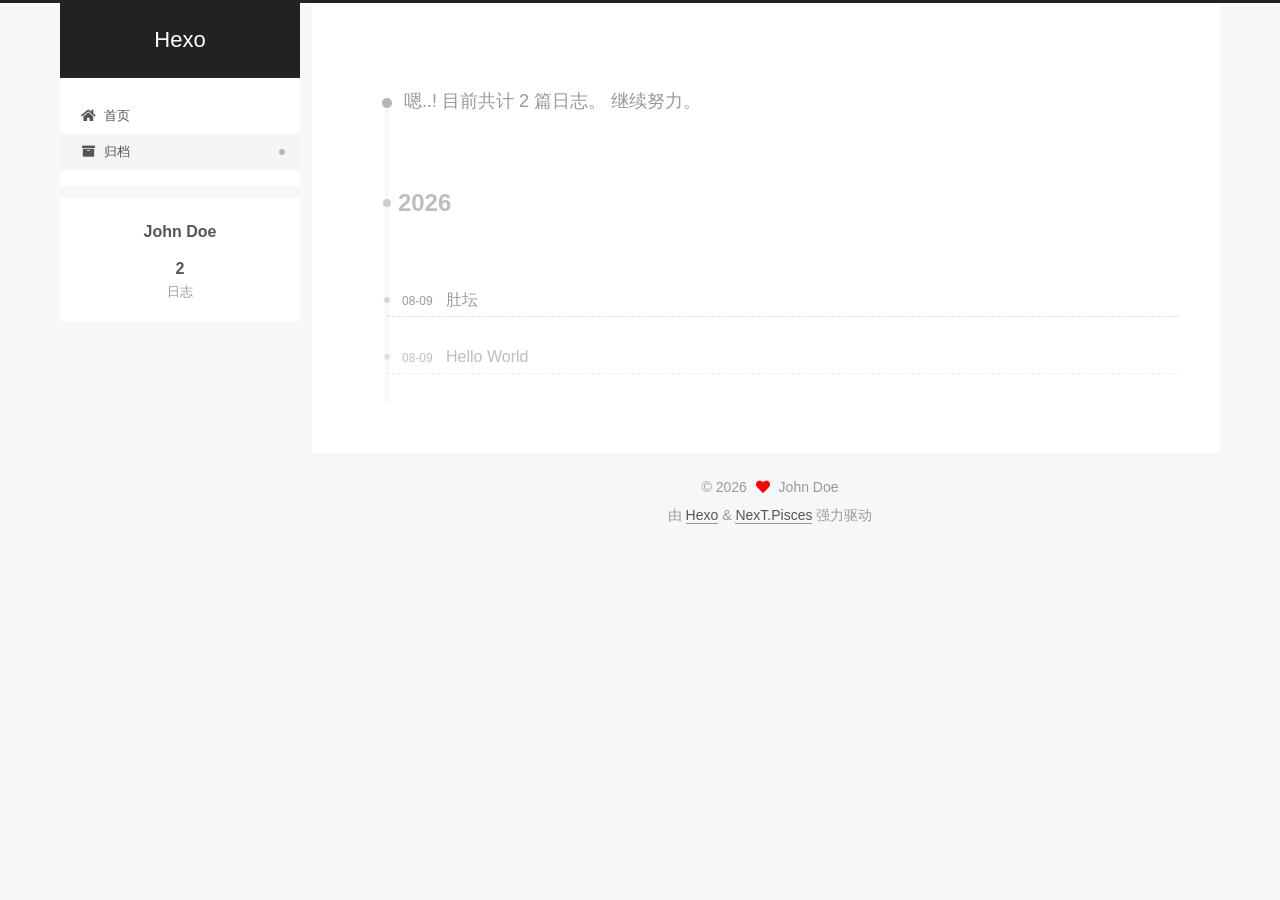
<file: archives/2026/08/index.html>
<!DOCTYPE html>
<html lang="zh-CN">
<head>
  <meta charset="UTF-8">
<meta name="viewport" content="width=device-width, initial-scale=1, maximum-scale=2">
<meta name="theme-color" content="#222">
<meta name="generator" content="Hexo 8.1.2">
  <link rel="apple-touch-icon" sizes="180x180" href="/images/apple-touch-icon-next.png">
  <link rel="icon" type="image/png" sizes="32x32" href="/images/favicon-32x32-next.png">
  <link rel="icon" type="image/png" sizes="16x16" href="/images/favicon-16x16-next.png">
  <link rel="mask-icon" href="/images/logo.svg" color="#222">

<link rel="stylesheet" href="/css/main.css">


<link rel="stylesheet" href="/lib/font-awesome/css/all.min.css">

<script id="hexo-configurations">
    var NexT = window.NexT || {};
    var CONFIG = {"hostname":"example.com","root":"/","scheme":"Pisces","version":"7.8.0","exturl":false,"sidebar":{"position":"left","display":"post","padding":18,"offset":12,"onmobile":false},"copycode":{"enable":false,"show_result":false,"style":null},"back2top":{"enable":true,"sidebar":false,"scrollpercent":false},"bookmark":{"enable":false,"color":"#222","save":"auto"},"fancybox":false,"mediumzoom":false,"lazyload":false,"pangu":false,"comments":{"style":"tabs","active":null,"storage":true,"lazyload":false,"nav":null},"algolia":{"hits":{"per_page":10},"labels":{"input_placeholder":"Search for Posts","hits_empty":"We didn't find any results for the search: ${query}","hits_stats":"${hits} results found in ${time} ms"}},"localsearch":{"enable":false,"trigger":"auto","top_n_per_article":1,"unescape":false,"preload":false},"motion":{"enable":true,"async":false,"transition":{"post_block":"fadeIn","post_header":"slideDownIn","post_body":"slideDownIn","coll_header":"slideLeftIn","sidebar":"slideUpIn"}}};
  </script>

  <meta property="og:type" content="website">
<meta property="og:title" content="Hexo">
<meta property="og:url" content="http://example.com/archives/2026/08/index.html">
<meta property="og:site_name" content="Hexo">
<meta property="og:locale" content="zh_CN">
<meta property="article:author" content="John Doe">
<meta name="twitter:card" content="summary">

<link rel="canonical" href="http://example.com/archives/2026/08/">


<script id="page-configurations">
  // https://hexo.io/docs/variables.html
  CONFIG.page = {
    sidebar: "",
    isHome : false,
    isPost : false,
    lang   : 'zh-CN'
  };
</script>

  <title>归档 | Hexo</title>
  






  <noscript>
  <style>
  .use-motion .brand,
  .use-motion .menu-item,
  .sidebar-inner,
  .use-motion .post-block,
  .use-motion .pagination,
  .use-motion .comments,
  .use-motion .post-header,
  .use-motion .post-body,
  .use-motion .collection-header { opacity: initial; }

  .use-motion .site-title,
  .use-motion .site-subtitle {
    opacity: initial;
    top: initial;
  }

  .use-motion .logo-line-before i { left: initial; }
  .use-motion .logo-line-after i { right: initial; }
  </style>
</noscript>

</head>

<body itemscope itemtype="http://schema.org/WebPage">
  <div class="container use-motion">
    <div class="headband"></div>

    <header class="header" itemscope itemtype="http://schema.org/WPHeader">
      <div class="header-inner"><div class="site-brand-container">
  <div class="site-nav-toggle">
    <div class="toggle" aria-label="切换导航栏">
      <span class="toggle-line toggle-line-first"></span>
      <span class="toggle-line toggle-line-middle"></span>
      <span class="toggle-line toggle-line-last"></span>
    </div>
  </div>

  <div class="site-meta">

    <a href="/" class="brand" rel="start">
      <span class="logo-line-before"><i></i></span>
      <h1 class="site-title">Hexo</h1>
      <span class="logo-line-after"><i></i></span>
    </a>
  </div>

  <div class="site-nav-right">
    <div class="toggle popup-trigger">
    </div>
  </div>
</div>




<nav class="site-nav">
  <ul id="menu" class="main-menu menu">
        <li class="menu-item menu-item-home">

    <a href="/" rel="section"><i class="fa fa-home fa-fw"></i>首页</a>

  </li>
        <li class="menu-item menu-item-archives">

    <a href="/archives/" rel="section"><i class="fa fa-archive fa-fw"></i>归档</a>

  </li>
  </ul>
</nav>




</div>
    </header>

    
  <div class="back-to-top">
    <i class="fa fa-arrow-up"></i>
    <span>0%</span>
  </div>


    <main class="main">
      <div class="main-inner">
        <div class="content-wrap">
          

          <div class="content archive">
            

  
  
  
  <div class="post-block">
    <div class="posts-collapse">
      <div class="collection-title">
        <span class="collection-header">嗯..! 目前共计 2 篇日志。 继续努力。</span>
      </div>

      
    <div class="collection-year">
      <span class="collection-header">2026</span>
    </div>

  <article itemscope itemtype="http://schema.org/Article">
    <header class="post-header">

      <div class="post-meta">
        <time itemprop="dateCreated"
              datetime="2026-08-09T10:12:34+08:00"
              content="2026-08-09">
          08-09
        </time>
      </div>

      <div class="post-title">
          <a class="post-title-link" href="/2026/08/09/my-first-blog/" itemprop="url">
            <span itemprop="name">肚坛</span>
          </a>
      </div>

    </header>
  </article>

  <article itemscope itemtype="http://schema.org/Article">
    <header class="post-header">

      <div class="post-meta">
        <time itemprop="dateCreated"
              datetime="2026-08-09T00:30:36+08:00"
              content="2026-08-09">
          08-09
        </time>
      </div>

      <div class="post-title">
          <a class="post-title-link" href="/2026/08/09/hello-world/" itemprop="url">
            <span itemprop="name">Hello World</span>
          </a>
      </div>

    </header>
  </article>


    </div>
  </div>
  
  
  

  



          </div>
          

<script>
  window.addEventListener('tabs:register', () => {
    let { activeClass } = CONFIG.comments;
    if (CONFIG.comments.storage) {
      activeClass = localStorage.getItem('comments_active') || activeClass;
    }
    if (activeClass) {
      let activeTab = document.querySelector(`a[href="#comment-${activeClass}"]`);
      if (activeTab) {
        activeTab.click();
      }
    }
  });
  if (CONFIG.comments.storage) {
    window.addEventListener('tabs:click', event => {
      if (!event.target.matches('.tabs-comment .tab-content .tab-pane')) return;
      let commentClass = event.target.classList[1];
      localStorage.setItem('comments_active', commentClass);
    });
  }
</script>

        </div>
          
  
  <div class="toggle sidebar-toggle">
    <span class="toggle-line toggle-line-first"></span>
    <span class="toggle-line toggle-line-middle"></span>
    <span class="toggle-line toggle-line-last"></span>
  </div>

  <aside class="sidebar">
    <div class="sidebar-inner">

      <ul class="sidebar-nav motion-element">
        <li class="sidebar-nav-toc">
          文章目录
        </li>
        <li class="sidebar-nav-overview">
          站点概览
        </li>
      </ul>

      <!--noindex-->
      <div class="post-toc-wrap sidebar-panel">
      </div>
      <!--/noindex-->

      <div class="site-overview-wrap sidebar-panel">
        <div class="site-author motion-element" itemprop="author" itemscope itemtype="http://schema.org/Person">
  <p class="site-author-name" itemprop="name">John Doe</p>
  <div class="site-description" itemprop="description"></div>
</div>
<div class="site-state-wrap motion-element">
  <nav class="site-state">
      <div class="site-state-item site-state-posts">
          <a href="/archives/">
        
          <span class="site-state-item-count">2</span>
          <span class="site-state-item-name">日志</span>
        </a>
      </div>
  </nav>
</div>



      </div>

    </div>
  </aside>
  <div id="sidebar-dimmer"></div>


      </div>
    </main>

    <footer class="footer">
      <div class="footer-inner">
        

        

<div class="copyright">
  
  &copy; 
  <span itemprop="copyrightYear">2026</span>
  <span class="with-love">
    <i class="fa fa-heart"></i>
  </span>
  <span class="author" itemprop="copyrightHolder">John Doe</span>
</div>
  <div class="powered-by">由 <a href="https://hexo.io/" class="theme-link" rel="noopener" target="_blank">Hexo</a> & <a href="https://pisces.theme-next.org/" class="theme-link" rel="noopener" target="_blank">NexT.Pisces</a> 强力驱动
  </div>

        








      </div>
    </footer>
  </div>

  
  <script src="/lib/anime.min.js"></script>
  <script src="/lib/velocity/velocity.min.js"></script>
  <script src="/lib/velocity/velocity.ui.min.js"></script>

<script src="/js/utils.js"></script>

<script src="/js/motion.js"></script>


<script src="/js/schemes/pisces.js"></script>


<script src="/js/next-boot.js"></script>




  















  

  

</body>
</html>
</file>
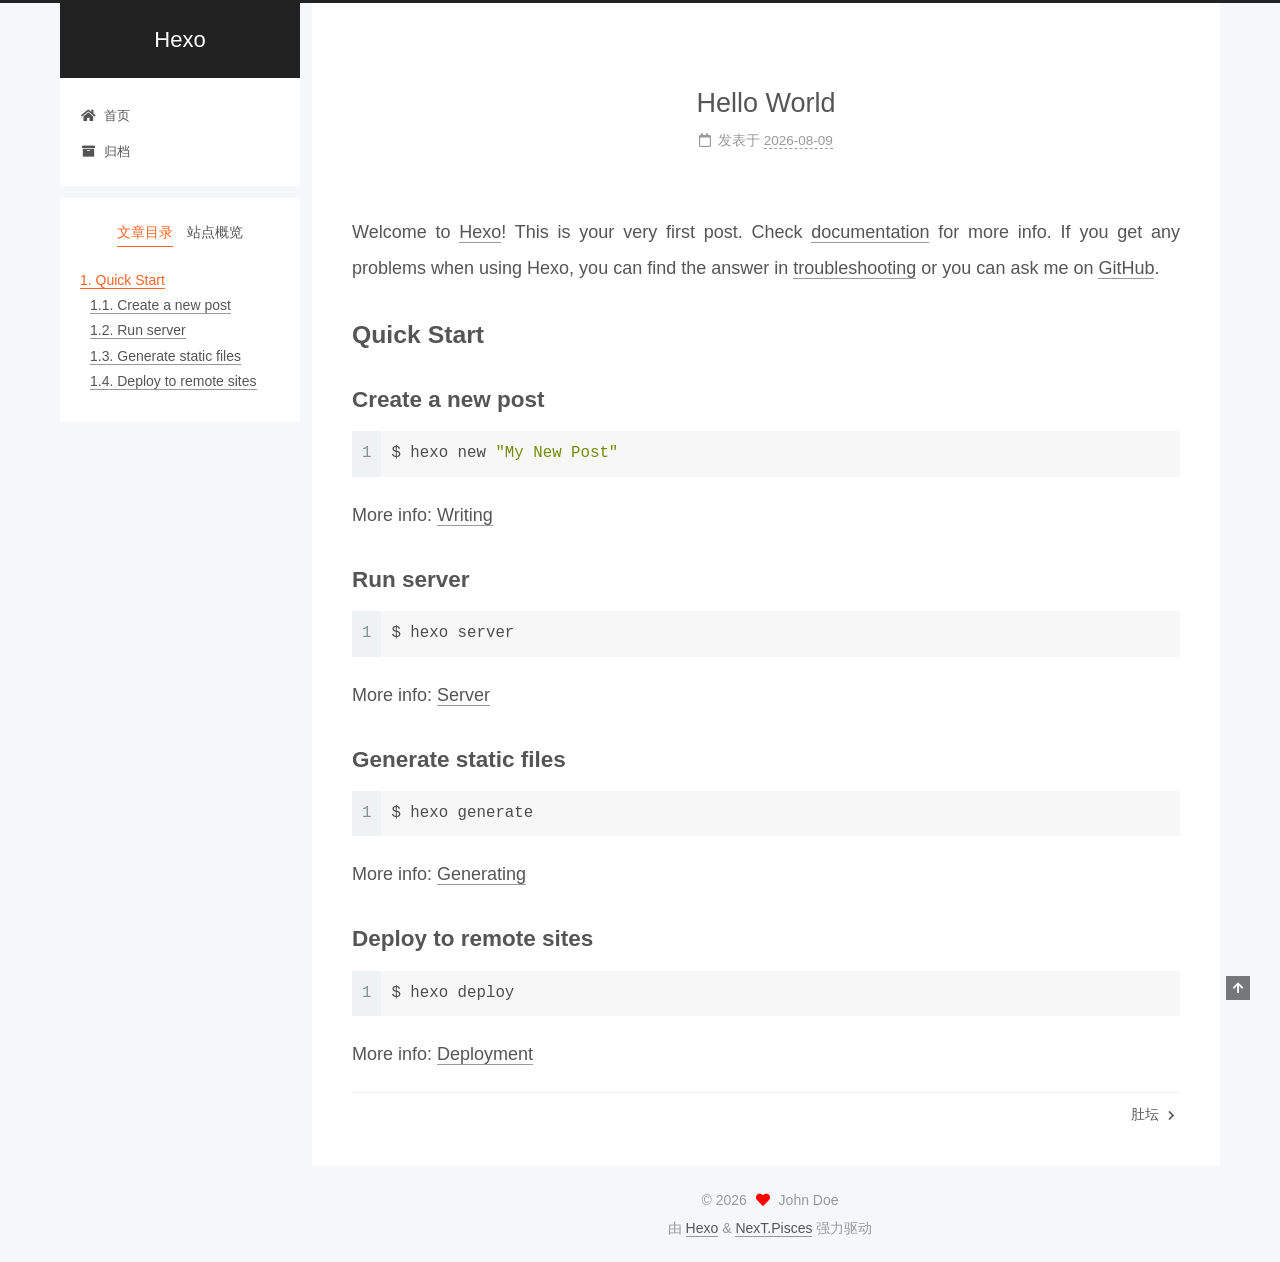
<file: 2026/08/09/hello-world/index.html>
<!DOCTYPE html>
<html lang="zh-CN">
<head>
  <meta charset="UTF-8">
<meta name="viewport" content="width=device-width, initial-scale=1, maximum-scale=2">
<meta name="theme-color" content="#222">
<meta name="generator" content="Hexo 8.1.2">
  <link rel="apple-touch-icon" sizes="180x180" href="/images/apple-touch-icon-next.png">
  <link rel="icon" type="image/png" sizes="32x32" href="/images/favicon-32x32-next.png">
  <link rel="icon" type="image/png" sizes="16x16" href="/images/favicon-16x16-next.png">
  <link rel="mask-icon" href="/images/logo.svg" color="#222">

<link rel="stylesheet" href="/css/main.css">


<link rel="stylesheet" href="/lib/font-awesome/css/all.min.css">

<script id="hexo-configurations">
    var NexT = window.NexT || {};
    var CONFIG = {"hostname":"example.com","root":"/","scheme":"Pisces","version":"7.8.0","exturl":false,"sidebar":{"position":"left","display":"post","padding":18,"offset":12,"onmobile":false},"copycode":{"enable":false,"show_result":false,"style":null},"back2top":{"enable":true,"sidebar":false,"scrollpercent":false},"bookmark":{"enable":false,"color":"#222","save":"auto"},"fancybox":false,"mediumzoom":false,"lazyload":false,"pangu":false,"comments":{"style":"tabs","active":null,"storage":true,"lazyload":false,"nav":null},"algolia":{"hits":{"per_page":10},"labels":{"input_placeholder":"Search for Posts","hits_empty":"We didn't find any results for the search: ${query}","hits_stats":"${hits} results found in ${time} ms"}},"localsearch":{"enable":false,"trigger":"auto","top_n_per_article":1,"unescape":false,"preload":false},"motion":{"enable":true,"async":false,"transition":{"post_block":"fadeIn","post_header":"slideDownIn","post_body":"slideDownIn","coll_header":"slideLeftIn","sidebar":"slideUpIn"}}};
  </script>

  <meta name="description" content="Welcome to Hexo! This is your very first post. Check documentation for more info. If you get any problems when using Hexo, you can find the answer in troubleshooting or you can ask me on GitHub. Quick">
<meta property="og:type" content="article">
<meta property="og:title" content="Hello World">
<meta property="og:url" content="http://example.com/2026/08/09/hello-world/index.html">
<meta property="og:site_name" content="Hexo">
<meta property="og:description" content="Welcome to Hexo! This is your very first post. Check documentation for more info. If you get any problems when using Hexo, you can find the answer in troubleshooting or you can ask me on GitHub. Quick">
<meta property="og:locale" content="zh_CN">
<meta property="article:published_time" content="2026-08-08T16:30:36.217Z">
<meta property="article:modified_time" content="2026-08-08T16:30:36.218Z">
<meta property="article:author" content="John Doe">
<meta name="twitter:card" content="summary">

<link rel="canonical" href="http://example.com/2026/08/09/hello-world/">


<script id="page-configurations">
  // https://hexo.io/docs/variables.html
  CONFIG.page = {
    sidebar: "",
    isHome : false,
    isPost : true,
    lang   : 'zh-CN'
  };
</script>

  <title>Hello World | Hexo</title>
  






  <noscript>
  <style>
  .use-motion .brand,
  .use-motion .menu-item,
  .sidebar-inner,
  .use-motion .post-block,
  .use-motion .pagination,
  .use-motion .comments,
  .use-motion .post-header,
  .use-motion .post-body,
  .use-motion .collection-header { opacity: initial; }

  .use-motion .site-title,
  .use-motion .site-subtitle {
    opacity: initial;
    top: initial;
  }

  .use-motion .logo-line-before i { left: initial; }
  .use-motion .logo-line-after i { right: initial; }
  </style>
</noscript>

</head>

<body itemscope itemtype="http://schema.org/WebPage">
  <div class="container use-motion">
    <div class="headband"></div>

    <header class="header" itemscope itemtype="http://schema.org/WPHeader">
      <div class="header-inner"><div class="site-brand-container">
  <div class="site-nav-toggle">
    <div class="toggle" aria-label="切换导航栏">
      <span class="toggle-line toggle-line-first"></span>
      <span class="toggle-line toggle-line-middle"></span>
      <span class="toggle-line toggle-line-last"></span>
    </div>
  </div>

  <div class="site-meta">

    <a href="/" class="brand" rel="start">
      <span class="logo-line-before"><i></i></span>
      <h1 class="site-title">Hexo</h1>
      <span class="logo-line-after"><i></i></span>
    </a>
  </div>

  <div class="site-nav-right">
    <div class="toggle popup-trigger">
    </div>
  </div>
</div>




<nav class="site-nav">
  <ul id="menu" class="main-menu menu">
        <li class="menu-item menu-item-home">

    <a href="/" rel="section"><i class="fa fa-home fa-fw"></i>首页</a>

  </li>
        <li class="menu-item menu-item-archives">

    <a href="/archives/" rel="section"><i class="fa fa-archive fa-fw"></i>归档</a>

  </li>
  </ul>
</nav>




</div>
    </header>

    
  <div class="back-to-top">
    <i class="fa fa-arrow-up"></i>
    <span>0%</span>
  </div>


    <main class="main">
      <div class="main-inner">
        <div class="content-wrap">
          

          <div class="content post posts-expand">
            

    
  
  
  <article itemscope itemtype="http://schema.org/Article" class="post-block" lang="zh-CN">
    <link itemprop="mainEntityOfPage" href="http://example.com/2026/08/09/hello-world/">

    <span hidden itemprop="author" itemscope itemtype="http://schema.org/Person">
      <meta itemprop="image" content="/images/avatar.gif">
      <meta itemprop="name" content="John Doe">
      <meta itemprop="description" content="">
    </span>

    <span hidden itemprop="publisher" itemscope itemtype="http://schema.org/Organization">
      <meta itemprop="name" content="Hexo">
    </span>
      <header class="post-header">
        <h1 class="post-title" itemprop="name headline">
          Hello World
        </h1>

        <div class="post-meta">
            <span class="post-meta-item">
              <span class="post-meta-item-icon">
                <i class="far fa-calendar"></i>
              </span>
              <span class="post-meta-item-text">发表于</span>

              <time title="创建时间：2026-08-09 00:30:36" itemprop="dateCreated datePublished" datetime="2026-08-09T00:30:36+08:00">2026-08-09</time>
            </span>

          

        </div>
      </header>

    
    
    
    <div class="post-body" itemprop="articleBody">

      
        <p>Welcome to <a target="_blank" rel="noopener" href="https://hexo.io/">Hexo</a>! This is your very first post. Check <a target="_blank" rel="noopener" href="https://hexo.io/docs/">documentation</a> for more info. If you get any problems when using Hexo, you can find the answer in <a target="_blank" rel="noopener" href="https://hexo.io/docs/troubleshooting.html">troubleshooting</a> or you can ask me on <a target="_blank" rel="noopener" href="https://github.com/hexojs/hexo/issues">GitHub</a>.</p>
<h2 id="Quick-Start"><a href="#Quick-Start" class="headerlink" title="Quick Start"></a>Quick Start</h2><h3 id="Create-a-new-post"><a href="#Create-a-new-post" class="headerlink" title="Create a new post"></a>Create a new post</h3><figure class="highlight bash"><table><tr><td class="gutter"><pre><span class="line">1</span><br></pre></td><td class="code"><pre><span class="line">$ hexo new <span class="string">&quot;My New Post&quot;</span></span><br></pre></td></tr></table></figure>

<p>More info: <a target="_blank" rel="noopener" href="https://hexo.io/docs/writing.html">Writing</a></p>
<h3 id="Run-server"><a href="#Run-server" class="headerlink" title="Run server"></a>Run server</h3><figure class="highlight bash"><table><tr><td class="gutter"><pre><span class="line">1</span><br></pre></td><td class="code"><pre><span class="line">$ hexo server</span><br></pre></td></tr></table></figure>

<p>More info: <a target="_blank" rel="noopener" href="https://hexo.io/docs/server.html">Server</a></p>
<h3 id="Generate-static-files"><a href="#Generate-static-files" class="headerlink" title="Generate static files"></a>Generate static files</h3><figure class="highlight bash"><table><tr><td class="gutter"><pre><span class="line">1</span><br></pre></td><td class="code"><pre><span class="line">$ hexo generate</span><br></pre></td></tr></table></figure>

<p>More info: <a target="_blank" rel="noopener" href="https://hexo.io/docs/generating.html">Generating</a></p>
<h3 id="Deploy-to-remote-sites"><a href="#Deploy-to-remote-sites" class="headerlink" title="Deploy to remote sites"></a>Deploy to remote sites</h3><figure class="highlight bash"><table><tr><td class="gutter"><pre><span class="line">1</span><br></pre></td><td class="code"><pre><span class="line">$ hexo deploy</span><br></pre></td></tr></table></figure>

<p>More info: <a target="_blank" rel="noopener" href="https://hexo.io/docs/one-command-deployment.html">Deployment</a></p>

    </div>

    
    
    

      <footer class="post-footer">

        


        
    <div class="post-nav">
      <div class="post-nav-item"></div>
      <div class="post-nav-item">
    <a href="/2026/08/09/my-first-blog/" rel="next" title="肚坛">
      肚坛 <i class="fa fa-chevron-right"></i>
    </a></div>
    </div>
      </footer>
    
  </article>
  
  
  



          </div>
          

<script>
  window.addEventListener('tabs:register', () => {
    let { activeClass } = CONFIG.comments;
    if (CONFIG.comments.storage) {
      activeClass = localStorage.getItem('comments_active') || activeClass;
    }
    if (activeClass) {
      let activeTab = document.querySelector(`a[href="#comment-${activeClass}"]`);
      if (activeTab) {
        activeTab.click();
      }
    }
  });
  if (CONFIG.comments.storage) {
    window.addEventListener('tabs:click', event => {
      if (!event.target.matches('.tabs-comment .tab-content .tab-pane')) return;
      let commentClass = event.target.classList[1];
      localStorage.setItem('comments_active', commentClass);
    });
  }
</script>

        </div>
          
  
  <div class="toggle sidebar-toggle">
    <span class="toggle-line toggle-line-first"></span>
    <span class="toggle-line toggle-line-middle"></span>
    <span class="toggle-line toggle-line-last"></span>
  </div>

  <aside class="sidebar">
    <div class="sidebar-inner">

      <ul class="sidebar-nav motion-element">
        <li class="sidebar-nav-toc">
          文章目录
        </li>
        <li class="sidebar-nav-overview">
          站点概览
        </li>
      </ul>

      <!--noindex-->
      <div class="post-toc-wrap sidebar-panel">
          <div class="post-toc motion-element"><ol class="nav"><li class="nav-item nav-level-2"><a class="nav-link" href="#Quick-Start"><span class="nav-number">1.</span> <span class="nav-text">Quick Start</span></a><ol class="nav-child"><li class="nav-item nav-level-3"><a class="nav-link" href="#Create-a-new-post"><span class="nav-number">1.1.</span> <span class="nav-text">Create a new post</span></a></li><li class="nav-item nav-level-3"><a class="nav-link" href="#Run-server"><span class="nav-number">1.2.</span> <span class="nav-text">Run server</span></a></li><li class="nav-item nav-level-3"><a class="nav-link" href="#Generate-static-files"><span class="nav-number">1.3.</span> <span class="nav-text">Generate static files</span></a></li><li class="nav-item nav-level-3"><a class="nav-link" href="#Deploy-to-remote-sites"><span class="nav-number">1.4.</span> <span class="nav-text">Deploy to remote sites</span></a></li></ol></li></ol></div>
      </div>
      <!--/noindex-->

      <div class="site-overview-wrap sidebar-panel">
        <div class="site-author motion-element" itemprop="author" itemscope itemtype="http://schema.org/Person">
  <p class="site-author-name" itemprop="name">John Doe</p>
  <div class="site-description" itemprop="description"></div>
</div>
<div class="site-state-wrap motion-element">
  <nav class="site-state">
      <div class="site-state-item site-state-posts">
          <a href="/archives/">
        
          <span class="site-state-item-count">2</span>
          <span class="site-state-item-name">日志</span>
        </a>
      </div>
  </nav>
</div>



      </div>

    </div>
  </aside>
  <div id="sidebar-dimmer"></div>


      </div>
    </main>

    <footer class="footer">
      <div class="footer-inner">
        

        

<div class="copyright">
  
  &copy; 
  <span itemprop="copyrightYear">2026</span>
  <span class="with-love">
    <i class="fa fa-heart"></i>
  </span>
  <span class="author" itemprop="copyrightHolder">John Doe</span>
</div>
  <div class="powered-by">由 <a href="https://hexo.io/" class="theme-link" rel="noopener" target="_blank">Hexo</a> & <a href="https://pisces.theme-next.org/" class="theme-link" rel="noopener" target="_blank">NexT.Pisces</a> 强力驱动
  </div>

        








      </div>
    </footer>
  </div>

  
  <script src="/lib/anime.min.js"></script>
  <script src="/lib/velocity/velocity.min.js"></script>
  <script src="/lib/velocity/velocity.ui.min.js"></script>

<script src="/js/utils.js"></script>

<script src="/js/motion.js"></script>


<script src="/js/schemes/pisces.js"></script>


<script src="/js/next-boot.js"></script>




  















  

  

</body>
</html>
</file>
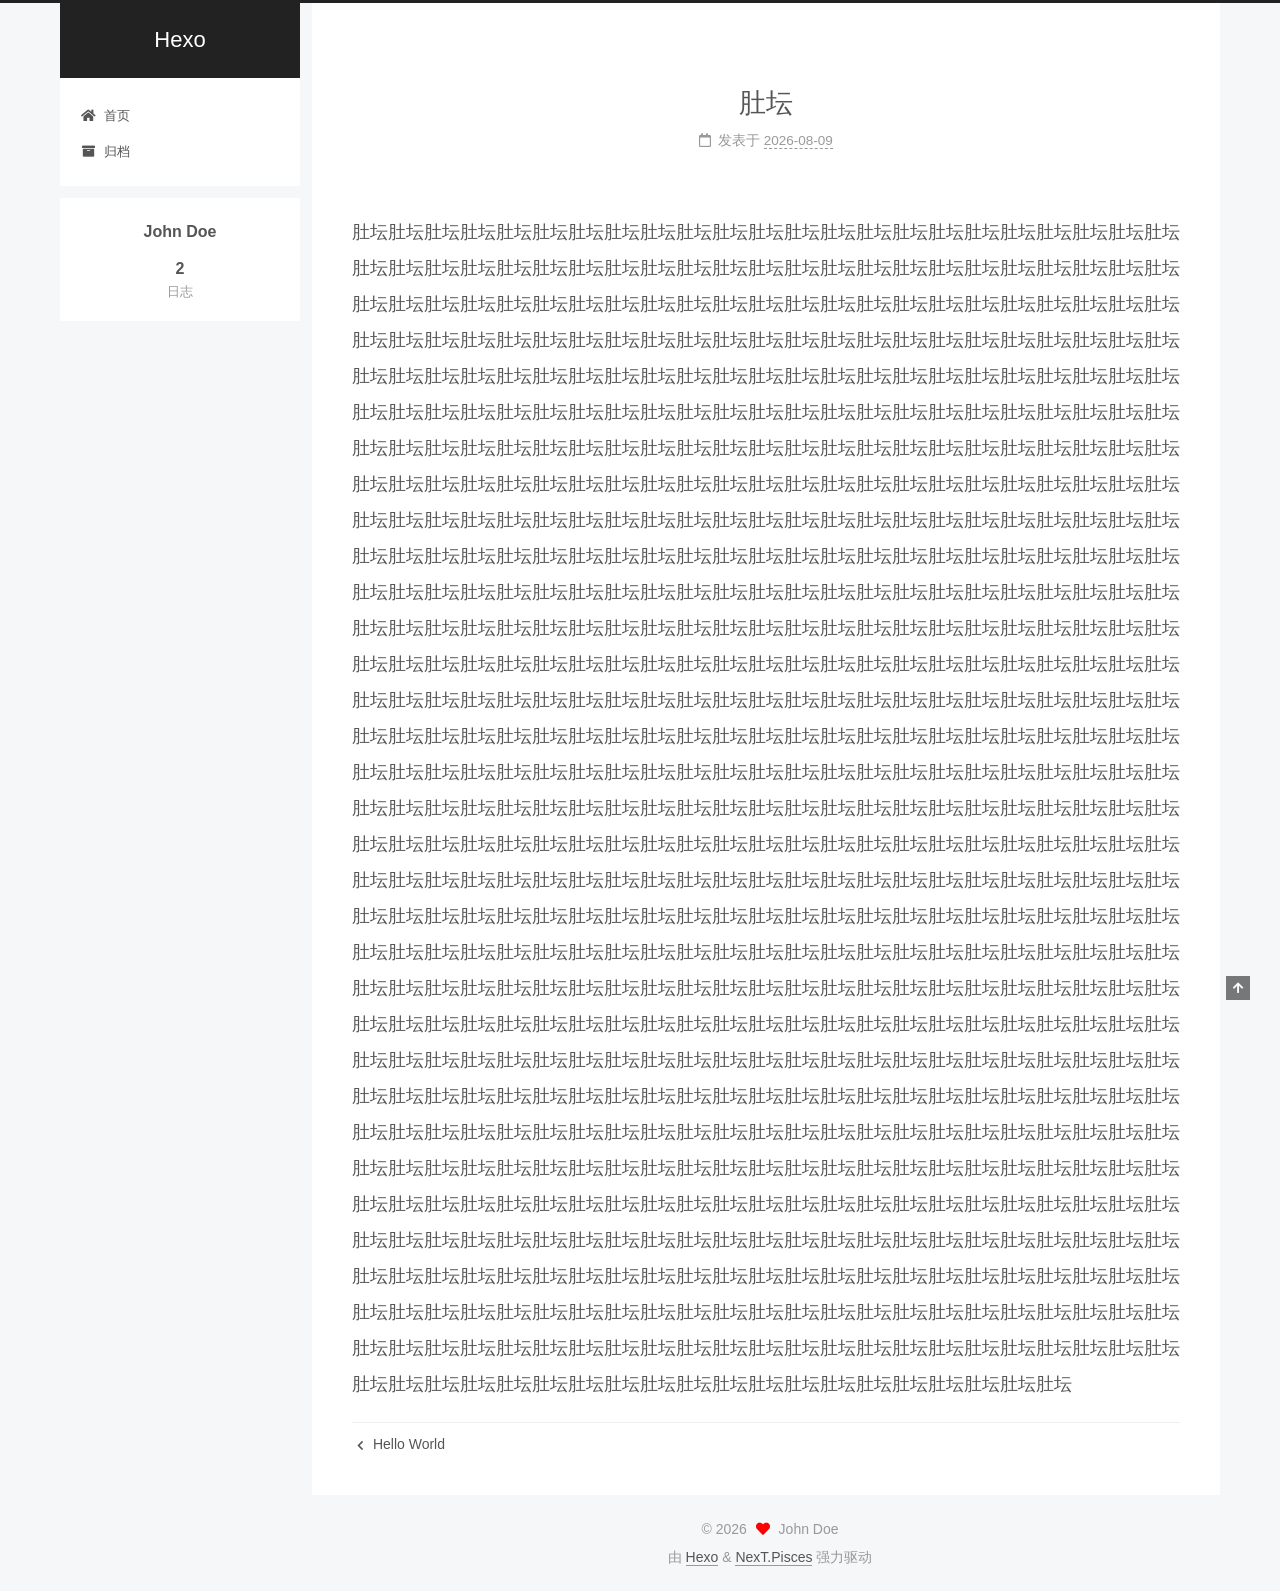
<file: 2026/08/09/my-first-blog/index.html>
<!DOCTYPE html>
<html lang="zh-CN">
<head>
  <meta charset="UTF-8">
<meta name="viewport" content="width=device-width, initial-scale=1, maximum-scale=2">
<meta name="theme-color" content="#222">
<meta name="generator" content="Hexo 8.1.2">
  <link rel="apple-touch-icon" sizes="180x180" href="/images/apple-touch-icon-next.png">
  <link rel="icon" type="image/png" sizes="32x32" href="/images/favicon-32x32-next.png">
  <link rel="icon" type="image/png" sizes="16x16" href="/images/favicon-16x16-next.png">
  <link rel="mask-icon" href="/images/logo.svg" color="#222">

<link rel="stylesheet" href="/css/main.css">


<link rel="stylesheet" href="/lib/font-awesome/css/all.min.css">

<script id="hexo-configurations">
    var NexT = window.NexT || {};
    var CONFIG = {"hostname":"example.com","root":"/","scheme":"Pisces","version":"7.8.0","exturl":false,"sidebar":{"position":"left","display":"post","padding":18,"offset":12,"onmobile":false},"copycode":{"enable":false,"show_result":false,"style":null},"back2top":{"enable":true,"sidebar":false,"scrollpercent":false},"bookmark":{"enable":false,"color":"#222","save":"auto"},"fancybox":false,"mediumzoom":false,"lazyload":false,"pangu":false,"comments":{"style":"tabs","active":null,"storage":true,"lazyload":false,"nav":null},"algolia":{"hits":{"per_page":10},"labels":{"input_placeholder":"Search for Posts","hits_empty":"We didn't find any results for the search: ${query}","hits_stats":"${hits} results found in ${time} ms"}},"localsearch":{"enable":false,"trigger":"auto","top_n_per_article":1,"unescape":false,"preload":false},"motion":{"enable":true,"async":false,"transition":{"post_block":"fadeIn","post_header":"slideDownIn","post_body":"slideDownIn","coll_header":"slideLeftIn","sidebar":"slideUpIn"}}};
  </script>

  <meta name="description" content="肚坛肚坛肚坛肚坛肚坛肚坛肚坛肚坛肚坛肚坛肚坛肚坛肚坛肚坛肚坛肚坛肚坛肚坛肚坛肚坛肚坛肚坛肚坛肚坛肚坛肚坛肚坛肚坛肚坛肚坛肚坛肚坛肚坛肚坛肚坛肚坛肚坛肚坛肚坛肚坛肚坛肚坛肚坛肚坛肚坛肚坛肚坛肚坛肚坛肚坛肚坛肚坛肚坛肚坛肚坛肚坛肚坛肚坛肚坛肚坛肚坛肚坛肚坛肚坛肚坛肚坛肚坛肚坛肚坛肚坛肚坛肚坛肚坛肚坛肚坛肚坛肚坛肚坛肚坛肚坛肚坛肚坛肚坛肚坛肚坛肚坛肚坛肚坛肚坛肚坛肚坛肚坛肚坛肚坛肚坛肚坛肚坛肚坛肚坛肚坛">
<meta property="og:type" content="article">
<meta property="og:title" content="肚坛">
<meta property="og:url" content="http://example.com/2026/08/09/my-first-blog/index.html">
<meta property="og:site_name" content="Hexo">
<meta property="og:description" content="肚坛肚坛肚坛肚坛肚坛肚坛肚坛肚坛肚坛肚坛肚坛肚坛肚坛肚坛肚坛肚坛肚坛肚坛肚坛肚坛肚坛肚坛肚坛肚坛肚坛肚坛肚坛肚坛肚坛肚坛肚坛肚坛肚坛肚坛肚坛肚坛肚坛肚坛肚坛肚坛肚坛肚坛肚坛肚坛肚坛肚坛肚坛肚坛肚坛肚坛肚坛肚坛肚坛肚坛肚坛肚坛肚坛肚坛肚坛肚坛肚坛肚坛肚坛肚坛肚坛肚坛肚坛肚坛肚坛肚坛肚坛肚坛肚坛肚坛肚坛肚坛肚坛肚坛肚坛肚坛肚坛肚坛肚坛肚坛肚坛肚坛肚坛肚坛肚坛肚坛肚坛肚坛肚坛肚坛肚坛肚坛肚坛肚坛肚坛肚坛">
<meta property="og:locale" content="zh_CN">
<meta property="article:published_time" content="2026-08-09T02:12:34.000Z">
<meta property="article:modified_time" content="2026-08-09T02:25:09.760Z">
<meta property="article:author" content="John Doe">
<meta name="twitter:card" content="summary">

<link rel="canonical" href="http://example.com/2026/08/09/my-first-blog/">


<script id="page-configurations">
  // https://hexo.io/docs/variables.html
  CONFIG.page = {
    sidebar: "",
    isHome : false,
    isPost : true,
    lang   : 'zh-CN'
  };
</script>

  <title>肚坛 | Hexo</title>
  






  <noscript>
  <style>
  .use-motion .brand,
  .use-motion .menu-item,
  .sidebar-inner,
  .use-motion .post-block,
  .use-motion .pagination,
  .use-motion .comments,
  .use-motion .post-header,
  .use-motion .post-body,
  .use-motion .collection-header { opacity: initial; }

  .use-motion .site-title,
  .use-motion .site-subtitle {
    opacity: initial;
    top: initial;
  }

  .use-motion .logo-line-before i { left: initial; }
  .use-motion .logo-line-after i { right: initial; }
  </style>
</noscript>

</head>

<body itemscope itemtype="http://schema.org/WebPage">
  <div class="container use-motion">
    <div class="headband"></div>

    <header class="header" itemscope itemtype="http://schema.org/WPHeader">
      <div class="header-inner"><div class="site-brand-container">
  <div class="site-nav-toggle">
    <div class="toggle" aria-label="切换导航栏">
      <span class="toggle-line toggle-line-first"></span>
      <span class="toggle-line toggle-line-middle"></span>
      <span class="toggle-line toggle-line-last"></span>
    </div>
  </div>

  <div class="site-meta">

    <a href="/" class="brand" rel="start">
      <span class="logo-line-before"><i></i></span>
      <h1 class="site-title">Hexo</h1>
      <span class="logo-line-after"><i></i></span>
    </a>
  </div>

  <div class="site-nav-right">
    <div class="toggle popup-trigger">
    </div>
  </div>
</div>




<nav class="site-nav">
  <ul id="menu" class="main-menu menu">
        <li class="menu-item menu-item-home">

    <a href="/" rel="section"><i class="fa fa-home fa-fw"></i>首页</a>

  </li>
        <li class="menu-item menu-item-archives">

    <a href="/archives/" rel="section"><i class="fa fa-archive fa-fw"></i>归档</a>

  </li>
  </ul>
</nav>




</div>
    </header>

    
  <div class="back-to-top">
    <i class="fa fa-arrow-up"></i>
    <span>0%</span>
  </div>


    <main class="main">
      <div class="main-inner">
        <div class="content-wrap">
          

          <div class="content post posts-expand">
            

    
  
  
  <article itemscope itemtype="http://schema.org/Article" class="post-block" lang="zh-CN">
    <link itemprop="mainEntityOfPage" href="http://example.com/2026/08/09/my-first-blog/">

    <span hidden itemprop="author" itemscope itemtype="http://schema.org/Person">
      <meta itemprop="image" content="/images/avatar.gif">
      <meta itemprop="name" content="John Doe">
      <meta itemprop="description" content="">
    </span>

    <span hidden itemprop="publisher" itemscope itemtype="http://schema.org/Organization">
      <meta itemprop="name" content="Hexo">
    </span>
      <header class="post-header">
        <h1 class="post-title" itemprop="name headline">
          肚坛
        </h1>

        <div class="post-meta">
            <span class="post-meta-item">
              <span class="post-meta-item-icon">
                <i class="far fa-calendar"></i>
              </span>
              <span class="post-meta-item-text">发表于</span>
              

              <time title="创建时间：2026-08-09 10:12:34 / 修改时间：10:25:09" itemprop="dateCreated datePublished" datetime="2026-08-09T10:12:34+08:00">2026-08-09</time>
            </span>

          

        </div>
      </header>

    
    
    
    <div class="post-body" itemprop="articleBody">

      
        <p>肚坛肚坛肚坛肚坛肚坛肚坛肚坛肚坛肚坛肚坛肚坛肚坛肚坛肚坛肚坛肚坛肚坛肚坛肚坛肚坛肚坛肚坛肚坛肚坛肚坛肚坛肚坛肚坛肚坛肚坛肚坛肚坛肚坛肚坛肚坛肚坛肚坛肚坛肚坛肚坛肚坛肚坛肚坛肚坛肚坛肚坛肚坛肚坛肚坛肚坛肚坛肚坛肚坛肚坛肚坛肚坛肚坛肚坛肚坛肚坛肚坛肚坛肚坛肚坛肚坛肚坛肚坛肚坛肚坛肚坛肚坛肚坛肚坛肚坛肚坛肚坛肚坛肚坛肚坛肚坛肚坛肚坛肚坛肚坛肚坛肚坛肚坛肚坛肚坛肚坛肚坛肚坛肚坛肚坛肚坛肚坛肚坛肚坛肚坛肚坛肚坛肚坛肚坛肚坛肚坛肚坛肚坛肚坛肚坛肚坛肚坛肚坛肚坛肚坛肚坛肚坛肚坛肚坛肚坛肚坛肚坛肚坛肚坛肚坛肚坛肚坛肚坛肚坛肚坛肚坛肚坛肚坛肚坛肚坛肚坛肚坛肚坛肚坛肚坛肚坛肚坛肚坛肚坛肚坛肚坛肚坛肚坛肚坛肚坛肚坛肚坛肚坛肚坛肚坛肚坛肚坛肚坛肚坛肚坛肚坛肚坛肚坛肚坛肚坛肚坛肚坛肚坛肚坛肚坛肚坛肚坛肚坛肚坛肚坛肚坛肚坛肚坛肚坛肚坛肚坛肚坛肚坛肚坛肚坛肚坛肚坛肚坛肚坛肚坛肚坛肚坛肚坛肚坛肚坛肚坛肚坛肚坛肚坛肚坛肚坛肚坛肚坛肚坛肚坛肚坛肚坛肚坛肚坛肚坛肚坛肚坛肚坛肚坛肚坛肚坛肚坛肚坛肚坛肚坛肚坛肚坛肚坛肚坛肚坛肚坛肚坛肚坛肚坛肚坛肚坛肚坛肚坛肚坛肚坛肚坛肚坛肚坛肚坛肚坛肚坛肚坛肚坛肚坛肚坛肚坛肚坛肚坛肚坛肚坛肚坛肚坛肚坛肚坛肚坛肚坛肚坛肚坛肚坛肚坛肚坛肚坛肚坛肚坛肚坛肚坛肚坛肚坛肚坛肚坛肚坛肚坛肚坛肚坛肚坛肚坛肚坛肚坛肚坛肚坛肚坛肚坛肚坛肚坛肚坛肚坛肚坛肚坛肚坛肚坛肚坛肚坛肚坛肚坛肚坛肚坛肚坛肚坛肚坛肚坛肚坛肚坛肚坛肚坛肚坛肚坛肚坛肚坛肚坛肚坛肚坛肚坛肚坛肚坛肚坛肚坛肚坛肚坛肚坛肚坛肚坛肚坛肚坛肚坛肚坛肚坛肚坛肚坛肚坛肚坛肚坛肚坛肚坛肚坛肚坛肚坛肚坛肚坛肚坛肚坛肚坛肚坛肚坛肚坛肚坛肚坛肚坛肚坛肚坛肚坛肚坛肚坛肚坛肚坛肚坛肚坛肚坛肚坛肚坛肚坛肚坛肚坛肚坛肚坛肚坛肚坛肚坛肚坛肚坛肚坛肚坛肚坛肚坛肚坛肚坛肚坛肚坛肚坛肚坛肚坛肚坛肚坛肚坛肚坛肚坛肚坛肚坛肚坛肚坛肚坛肚坛肚坛肚坛肚坛肚坛肚坛肚坛肚坛肚坛肚坛肚坛肚坛肚坛肚坛肚坛肚坛肚坛肚坛肚坛肚坛肚坛肚坛肚坛肚坛肚坛肚坛肚坛肚坛肚坛肚坛肚坛肚坛肚坛肚坛肚坛肚坛肚坛肚坛肚坛肚坛肚坛肚坛肚坛肚坛肚坛肚坛肚坛肚坛肚坛肚坛肚坛肚坛肚坛肚坛肚坛肚坛肚坛肚坛肚坛肚坛肚坛肚坛肚坛肚坛肚坛肚坛肚坛肚坛肚坛肚坛肚坛肚坛肚坛肚坛肚坛肚坛肚坛肚坛肚坛肚坛肚坛肚坛肚坛肚坛肚坛肚坛肚坛肚坛肚坛肚坛肚坛肚坛肚坛肚坛肚坛肚坛肚坛肚坛肚坛肚坛肚坛肚坛肚坛肚坛肚坛肚坛肚坛肚坛肚坛肚坛肚坛肚坛肚坛肚坛肚坛肚坛肚坛肚坛肚坛肚坛肚坛肚坛肚坛肚坛肚坛肚坛肚坛肚坛肚坛肚坛肚坛肚坛肚坛肚坛肚坛肚坛肚坛肚坛肚坛肚坛肚坛肚坛肚坛肚坛肚坛肚坛肚坛肚坛肚坛肚坛肚坛肚坛肚坛肚坛肚坛肚坛肚坛肚坛肚坛肚坛肚坛肚坛肚坛肚坛肚坛肚坛肚坛肚坛肚坛肚坛肚坛肚坛肚坛肚坛肚坛肚坛肚坛肚坛肚坛肚坛肚坛肚坛肚坛肚坛肚坛肚坛肚坛肚坛肚坛肚坛肚坛肚坛肚坛肚坛肚坛肚坛肚坛肚坛肚坛肚坛肚坛肚坛肚坛肚坛肚坛肚坛肚坛肚坛肚坛肚坛肚坛肚坛肚坛肚坛肚坛肚坛肚坛肚坛肚坛肚坛肚坛肚坛肚坛肚坛肚坛肚坛肚坛肚坛肚坛肚坛肚坛肚坛肚坛肚坛肚坛肚坛肚坛肚坛肚坛肚坛肚坛肚坛肚坛肚坛肚坛肚坛肚坛肚坛肚坛肚坛肚坛肚坛肚坛肚坛肚坛肚坛肚坛肚坛肚坛肚坛肚坛肚坛肚坛肚坛肚坛肚坛肚坛肚坛肚坛肚坛肚坛肚坛肚坛肚坛肚坛肚坛肚坛肚坛肚坛肚坛肚坛肚坛肚坛肚坛肚坛肚坛肚坛肚坛肚坛肚坛肚坛肚坛肚坛肚坛肚坛肚坛肚坛肚坛肚坛肚坛肚坛肚坛肚坛肚坛肚坛肚坛肚坛肚坛肚坛肚坛肚坛肚坛肚坛肚坛肚坛肚坛肚坛肚坛肚坛肚坛肚坛肚坛肚坛肚坛肚坛肚坛肚坛肚坛肚坛肚坛肚坛肚坛肚坛肚坛肚坛肚坛肚坛肚坛肚坛肚坛肚坛肚坛肚坛肚坛肚坛肚坛肚坛肚坛肚坛肚坛肚坛肚坛肚坛肚坛肚坛肚坛肚坛肚坛肚坛肚坛肚坛肚坛肚坛肚坛肚坛肚坛肚坛</p>

    </div>

    
    
    

      <footer class="post-footer">

        


        
    <div class="post-nav">
      <div class="post-nav-item">
    <a href="/2026/08/09/hello-world/" rel="prev" title="Hello World">
      <i class="fa fa-chevron-left"></i> Hello World
    </a></div>
      <div class="post-nav-item"></div>
    </div>
      </footer>
    
  </article>
  
  
  



          </div>
          

<script>
  window.addEventListener('tabs:register', () => {
    let { activeClass } = CONFIG.comments;
    if (CONFIG.comments.storage) {
      activeClass = localStorage.getItem('comments_active') || activeClass;
    }
    if (activeClass) {
      let activeTab = document.querySelector(`a[href="#comment-${activeClass}"]`);
      if (activeTab) {
        activeTab.click();
      }
    }
  });
  if (CONFIG.comments.storage) {
    window.addEventListener('tabs:click', event => {
      if (!event.target.matches('.tabs-comment .tab-content .tab-pane')) return;
      let commentClass = event.target.classList[1];
      localStorage.setItem('comments_active', commentClass);
    });
  }
</script>

        </div>
          
  
  <div class="toggle sidebar-toggle">
    <span class="toggle-line toggle-line-first"></span>
    <span class="toggle-line toggle-line-middle"></span>
    <span class="toggle-line toggle-line-last"></span>
  </div>

  <aside class="sidebar">
    <div class="sidebar-inner">

      <ul class="sidebar-nav motion-element">
        <li class="sidebar-nav-toc">
          文章目录
        </li>
        <li class="sidebar-nav-overview">
          站点概览
        </li>
      </ul>

      <!--noindex-->
      <div class="post-toc-wrap sidebar-panel">
      </div>
      <!--/noindex-->

      <div class="site-overview-wrap sidebar-panel">
        <div class="site-author motion-element" itemprop="author" itemscope itemtype="http://schema.org/Person">
  <p class="site-author-name" itemprop="name">John Doe</p>
  <div class="site-description" itemprop="description"></div>
</div>
<div class="site-state-wrap motion-element">
  <nav class="site-state">
      <div class="site-state-item site-state-posts">
          <a href="/archives/">
        
          <span class="site-state-item-count">2</span>
          <span class="site-state-item-name">日志</span>
        </a>
      </div>
  </nav>
</div>



      </div>

    </div>
  </aside>
  <div id="sidebar-dimmer"></div>


      </div>
    </main>

    <footer class="footer">
      <div class="footer-inner">
        

        

<div class="copyright">
  
  &copy; 
  <span itemprop="copyrightYear">2026</span>
  <span class="with-love">
    <i class="fa fa-heart"></i>
  </span>
  <span class="author" itemprop="copyrightHolder">John Doe</span>
</div>
  <div class="powered-by">由 <a href="https://hexo.io/" class="theme-link" rel="noopener" target="_blank">Hexo</a> & <a href="https://pisces.theme-next.org/" class="theme-link" rel="noopener" target="_blank">NexT.Pisces</a> 强力驱动
  </div>

        








      </div>
    </footer>
  </div>

  
  <script src="/lib/anime.min.js"></script>
  <script src="/lib/velocity/velocity.min.js"></script>
  <script src="/lib/velocity/velocity.ui.min.js"></script>

<script src="/js/utils.js"></script>

<script src="/js/motion.js"></script>


<script src="/js/schemes/pisces.js"></script>


<script src="/js/next-boot.js"></script>




  















  

  

</body>
</html>
</file>
<file: css/main.css>
:root {
  --body-bg-color: #f5f7f9;
  --content-bg-color: #fff;
  --card-bg-color: #f5f5f5;
  --text-color: #555;
  --blockquote-color: #666;
  --link-color: #555;
  --link-hover-color: #222;
  --brand-color: #fff;
  --brand-hover-color: #fff;
  --table-row-odd-bg-color: #f9f9f9;
  --table-row-hover-bg-color: #f5f5f5;
  --menu-item-bg-color: #f5f5f5;
  --btn-default-bg: #fff;
  --btn-default-color: #555;
  --btn-default-border-color: #555;
  --btn-default-hover-bg: #222;
  --btn-default-hover-color: #fff;
  --btn-default-hover-border-color: #222;
}
html {
  line-height: 1.15; /* 1 */
  -webkit-text-size-adjust: 100%; /* 2 */
}
body {
  margin: 0;
}
main {
  display: block;
}
h1 {
  font-size: 2em;
  margin: 0.67em 0;
}
hr {
  box-sizing: content-box; /* 1 */
  height: 0; /* 1 */
  overflow: visible; /* 2 */
}
pre {
  font-family: monospace, monospace; /* 1 */
  font-size: 1em; /* 2 */
}
a {
  background: transparent;
}
abbr[title] {
  border-bottom: none; /* 1 */
  text-decoration: underline; /* 2 */
  text-decoration: underline dotted; /* 2 */
}
b,
strong {
  font-weight: bolder;
}
code,
kbd,
samp {
  font-family: monospace, monospace; /* 1 */
  font-size: 1em; /* 2 */
}
small {
  font-size: 80%;
}
sub,
sup {
  font-size: 75%;
  line-height: 0;
  position: relative;
  vertical-align: baseline;
}
sub {
  bottom: -0.25em;
}
sup {
  top: -0.5em;
}
img {
  border-style: none;
}
button,
input,
optgroup,
select,
textarea {
  font-family: inherit; /* 1 */
  font-size: 100%; /* 1 */
  line-height: 1.15; /* 1 */
  margin: 0; /* 2 */
}
button,
input {
/* 1 */
  overflow: visible;
}
button,
select {
/* 1 */
  text-transform: none;
}
button,
[type='button'],
[type='reset'],
[type='submit'] {
  -webkit-appearance: button;
}
button::-moz-focus-inner,
[type='button']::-moz-focus-inner,
[type='reset']::-moz-focus-inner,
[type='submit']::-moz-focus-inner {
  border-style: none;
  padding: 0;
}
button:-moz-focusring,
[type='button']:-moz-focusring,
[type='reset']:-moz-focusring,
[type='submit']:-moz-focusring {
  outline: 1px dotted ButtonText;
}
fieldset {
  padding: 0.35em 0.75em 0.625em;
}
legend {
  box-sizing: border-box; /* 1 */
  color: inherit; /* 2 */
  display: table; /* 1 */
  max-width: 100%; /* 1 */
  padding: 0; /* 3 */
  white-space: normal; /* 1 */
}
progress {
  vertical-align: baseline;
}
textarea {
  overflow: auto;
}
[type='checkbox'],
[type='radio'] {
  box-sizing: border-box; /* 1 */
  padding: 0; /* 2 */
}
[type='number']::-webkit-inner-spin-button,
[type='number']::-webkit-outer-spin-button {
  height: auto;
}
[type='search'] {
  outline-offset: -2px; /* 2 */
  -webkit-appearance: textfield; /* 1 */
}
[type='search']::-webkit-search-decoration {
  -webkit-appearance: none;
}
::-webkit-file-upload-button {
  font: inherit; /* 2 */
  -webkit-appearance: button; /* 1 */
}
details {
  display: block;
}
summary {
  display: list-item;
}
template {
  display: none;
}
[hidden] {
  display: none;
}
::selection {
  background: #262a30;
  color: #eee;
}
html,
body {
  height: 100%;
}
body {
  background: var(--body-bg-color);
  color: var(--text-color);
  font-family: 'Lato', "PingFang SC", "Microsoft YaHei", sans-serif;
  font-size: 1em;
  line-height: 2;
}
@media (max-width: 991px) {
  body {
    padding-left: 0 !important;
    padding-right: 0 !important;
  }
}
h1,
h2,
h3,
h4,
h5,
h6 {
  font-family: 'Lato', "PingFang SC", "Microsoft YaHei", sans-serif;
  font-weight: bold;
  line-height: 1.5;
  margin: 20px 0 15px;
}
h1 {
  font-size: 1.5em;
}
h2 {
  font-size: 1.375em;
}
h3 {
  font-size: 1.25em;
}
h4 {
  font-size: 1.125em;
}
h5 {
  font-size: 1em;
}
h6 {
  font-size: 0.875em;
}
p {
  margin: 0 0 20px 0;
}
a,
span.exturl {
  border-bottom: 1px solid #999;
  color: var(--link-color);
  outline: 0;
  text-decoration: none;
  overflow-wrap: break-word;
  word-wrap: break-word;
  cursor: pointer;
}
a:hover,
span.exturl:hover {
  border-bottom-color: var(--link-hover-color);
  color: var(--link-hover-color);
}
iframe,
img,
video {
  display: block;
  margin-left: auto;
  margin-right: auto;
  max-width: 100%;
}
hr {
  background-image: repeating-linear-gradient(-45deg, #ddd, #ddd 4px, transparent 4px, transparent 8px);
  border: 0;
  height: 3px;
  margin: 40px 0;
}
blockquote {
  border-left: 4px solid #ddd;
  color: var(--blockquote-color);
  margin: 0;
  padding: 0 15px;
}
blockquote cite::before {
  content: '-';
  padding: 0 5px;
}
dt {
  font-weight: bold;
}
dd {
  margin: 0;
  padding: 0;
}
kbd {
  background-color: #f5f5f5;
  background-image: linear-gradient(#eee, #fff, #eee);
  border: 1px solid #ccc;
  border-radius: 0.2em;
  box-shadow: 0.1em 0.1em 0.2em rgba(0,0,0,0.1);
  color: #555;
  font-family: inherit;
  padding: 0.1em 0.3em;
  white-space: nowrap;
}
.table-container {
  overflow: auto;
}
table {
  border-collapse: collapse;
  border-spacing: 0;
  font-size: 0.875em;
  margin: 0 0 20px 0;
  width: 100%;
}
tbody tr:nth-of-type(odd) {
  background: var(--table-row-odd-bg-color);
}
tbody tr:hover {
  background: var(--table-row-hover-bg-color);
}
caption,
th,
td {
  font-weight: normal;
  padding: 8px;
  vertical-align: middle;
}
th,
td {
  border: 1px solid #ddd;
  border-bottom: 3px solid #ddd;
}
th {
  font-weight: 700;
  padding-bottom: 10px;
}
td {
  border-bottom-width: 1px;
}
.btn {
  background: var(--btn-default-bg);
  border: 2px solid var(--btn-default-border-color);
  border-radius: 2px;
  color: var(--btn-default-color);
  display: inline-block;
  font-size: 0.875em;
  line-height: 2;
  padding: 0 20px;
  text-decoration: none;
  transition-property: background-color;
  transition-delay: 0s;
  transition-duration: 0.2s;
  transition-timing-function: ease-in-out;
}
.btn:hover {
  background: var(--btn-default-hover-bg);
  border-color: var(--btn-default-hover-border-color);
  color: var(--btn-default-hover-color);
}
.btn + .btn {
  margin: 0 0 8px 8px;
}
.btn .fa-fw {
  text-align: left;
  width: 1.285714285714286em;
}
.toggle {
  line-height: 0;
}
.toggle .toggle-line {
  background: #fff;
  display: inline-block;
  height: 2px;
  left: 0;
  position: relative;
  top: 0;
  transition: all 0.4s;
  vertical-align: top;
  width: 100%;
}
.toggle .toggle-line:not(:first-child) {
  margin-top: 3px;
}
.toggle.toggle-arrow .toggle-line-first {
  left: 50%;
  top: 2px;
  transform: rotate(45deg);
  width: 50%;
}
.toggle.toggle-arrow .toggle-line-middle {
  left: 2px;
  width: 90%;
}
.toggle.toggle-arrow .toggle-line-last {
  left: 50%;
  top: -2px;
  transform: rotate(-45deg);
  width: 50%;
}
.toggle.toggle-close .toggle-line-first {
  transform: rotate(-45deg);
  top: 5px;
}
.toggle.toggle-close .toggle-line-middle {
  opacity: 0;
}
.toggle.toggle-close .toggle-line-last {
  transform: rotate(45deg);
  top: -5px;
}
.highlight,
pre {
  background: #f7f7f7;
  color: #4d4d4c;
  line-height: 1.6;
  margin: 0 auto 20px;
}
pre,
code {
  font-family: consolas, Menlo, monospace, "PingFang SC", "Microsoft YaHei";
}
code {
  background: #eee;
  border-radius: 3px;
  color: #555;
  padding: 2px 4px;
  overflow-wrap: break-word;
  word-wrap: break-word;
}
.highlight *::selection {
  background: #d6d6d6;
}
.highlight pre {
  border: 0;
  margin: 0;
  padding: 10px 0;
}
.highlight table {
  border: 0;
  margin: 0;
  width: auto;
}
.highlight td {
  border: 0;
  padding: 0;
}
.highlight figcaption {
  background: #eff2f3;
  color: #4d4d4c;
  display: flex;
  font-size: 0.875em;
  justify-content: space-between;
  line-height: 1.2;
  padding: 0.5em;
}
.highlight figcaption a {
  color: #4d4d4c;
}
.highlight figcaption a:hover {
  border-bottom-color: #4d4d4c;
}
.highlight .gutter {
  -moz-user-select: none;
  -ms-user-select: none;
  -webkit-user-select: none;
  user-select: none;
}
.highlight .gutter pre {
  background: #eff2f3;
  color: #869194;
  padding-left: 10px;
  padding-right: 10px;
  text-align: right;
}
.highlight .code pre {
  background: #f7f7f7;
  padding-left: 10px;
  width: 100%;
}
.gist table {
  width: auto;
}
.gist table td {
  border: 0;
}
pre {
  overflow: auto;
  padding: 10px;
}
pre code {
  background: none;
  color: #4d4d4c;
  font-size: 0.875em;
  padding: 0;
  text-shadow: none;
}
pre .deletion {
  background: #fdd;
}
pre .addition {
  background: #dfd;
}
pre .meta {
  color: #eab700;
  -moz-user-select: none;
  -ms-user-select: none;
  -webkit-user-select: none;
  user-select: none;
}
pre .comment {
  color: #8e908c;
}
pre .variable,
pre .attribute,
pre .tag,
pre .name,
pre .regexp,
pre .ruby .constant,
pre .xml .tag .title,
pre .xml .pi,
pre .xml .doctype,
pre .html .doctype,
pre .css .id,
pre .css .class,
pre .css .pseudo {
  color: #c82829;
}
pre .number,
pre .preprocessor,
pre .built_in,
pre .builtin-name,
pre .literal,
pre .params,
pre .constant,
pre .command {
  color: #f5871f;
}
pre .ruby .class .title,
pre .css .rules .attribute,
pre .string,
pre .symbol,
pre .value,
pre .inheritance,
pre .header,
pre .ruby .symbol,
pre .xml .cdata,
pre .special,
pre .formula {
  color: #718c00;
}
pre .title,
pre .css .hexcolor {
  color: #3e999f;
}
pre .function,
pre .python .decorator,
pre .python .title,
pre .ruby .function .title,
pre .ruby .title .keyword,
pre .perl .sub,
pre .javascript .title,
pre .coffeescript .title {
  color: #4271ae;
}
pre .keyword,
pre .javascript .function {
  color: #8959a8;
}
.blockquote-center {
  border-left: none;
  margin: 40px 0;
  padding: 0;
  position: relative;
  text-align: center;
}
.blockquote-center .fa {
  display: block;
  opacity: 0.6;
  position: absolute;
  width: 100%;
}
.blockquote-center .fa-quote-left {
  border-top: 1px solid #ccc;
  text-align: left;
  top: -20px;
}
.blockquote-center .fa-quote-right {
  border-bottom: 1px solid #ccc;
  text-align: right;
  bottom: -20px;
}
.blockquote-center p,
.blockquote-center div {
  text-align: center;
}
.post-body .group-picture img {
  margin: 0 auto;
  padding: 0 3px;
}
.group-picture-row {
  margin-bottom: 6px;
  overflow: hidden;
}
.group-picture-column {
  float: left;
  margin-bottom: 10px;
}
.post-body .label {
  color: #555;
  display: inline;
  padding: 0 2px;
}
.post-body .label.default {
  background: #f0f0f0;
}
.post-body .label.primary {
  background: #efe6f7;
}
.post-body .label.info {
  background: #e5f2f8;
}
.post-body .label.success {
  background: #e7f4e9;
}
.post-body .label.warning {
  background: #fcf6e1;
}
.post-body .label.danger {
  background: #fae8eb;
}
.post-body .tabs {
  margin-bottom: 20px;
}
.post-body .tabs,
.tabs-comment {
  display: block;
  padding-top: 10px;
  position: relative;
}
.post-body .tabs ul.nav-tabs,
.tabs-comment ul.nav-tabs {
  display: flex;
  flex-wrap: wrap;
  margin: 0;
  margin-bottom: -1px;
  padding: 0;
}
@media (max-width: 413px) {
  .post-body .tabs ul.nav-tabs,
  .tabs-comment ul.nav-tabs {
    display: block;
    margin-bottom: 5px;
  }
}
.post-body .tabs ul.nav-tabs li.tab,
.tabs-comment ul.nav-tabs li.tab {
  border-bottom: 1px solid #ddd;
  border-left: 1px solid transparent;
  border-right: 1px solid transparent;
  border-top: 3px solid transparent;
  flex-grow: 1;
  list-style-type: none;
  border-radius: 0 0 0 0;
}
@media (max-width: 413px) {
  .post-body .tabs ul.nav-tabs li.tab,
  .tabs-comment ul.nav-tabs li.tab {
    border-bottom: 1px solid transparent;
    border-left: 3px solid transparent;
    border-right: 1px solid transparent;
    border-top: 1px solid transparent;
  }
}
@media (max-width: 413px) {
  .post-body .tabs ul.nav-tabs li.tab,
  .tabs-comment ul.nav-tabs li.tab {
    border-radius: 0;
  }
}
.post-body .tabs ul.nav-tabs li.tab a,
.tabs-comment ul.nav-tabs li.tab a {
  border-bottom: initial;
  display: block;
  line-height: 1.8;
  outline: 0;
  padding: 0.25em 0.75em;
  text-align: center;
  transition-delay: 0s;
  transition-duration: 0.2s;
  transition-timing-function: ease-out;
}
.post-body .tabs ul.nav-tabs li.tab a i,
.tabs-comment ul.nav-tabs li.tab a i {
  width: 1.285714285714286em;
}
.post-body .tabs ul.nav-tabs li.tab.active,
.tabs-comment ul.nav-tabs li.tab.active {
  border-bottom: 1px solid transparent;
  border-left: 1px solid #ddd;
  border-right: 1px solid #ddd;
  border-top: 3px solid #fc6423;
}
@media (max-width: 413px) {
  .post-body .tabs ul.nav-tabs li.tab.active,
  .tabs-comment ul.nav-tabs li.tab.active {
    border-bottom: 1px solid #ddd;
    border-left: 3px solid #fc6423;
    border-right: 1px solid #ddd;
    border-top: 1px solid #ddd;
  }
}
.post-body .tabs ul.nav-tabs li.tab.active a,
.tabs-comment ul.nav-tabs li.tab.active a {
  color: var(--link-color);
  cursor: default;
}
.post-body .tabs .tab-content .tab-pane,
.tabs-comment .tab-content .tab-pane {
  border: 1px solid #ddd;
  border-top: 0;
  padding: 20px 20px 0 20px;
  border-radius: 0;
}
.post-body .tabs .tab-content .tab-pane:not(.active),
.tabs-comment .tab-content .tab-pane:not(.active) {
  display: none;
}
.post-body .tabs .tab-content .tab-pane.active,
.tabs-comment .tab-content .tab-pane.active {
  display: block;
}
.post-body .tabs .tab-content .tab-pane.active:nth-of-type(1),
.tabs-comment .tab-content .tab-pane.active:nth-of-type(1) {
  border-radius: 0 0 0 0;
}
@media (max-width: 413px) {
  .post-body .tabs .tab-content .tab-pane.active:nth-of-type(1),
  .tabs-comment .tab-content .tab-pane.active:nth-of-type(1) {
    border-radius: 0;
  }
}
.post-body .note {
  border-radius: 3px;
  margin-bottom: 20px;
  padding: 1em;
  position: relative;
  border: 1px solid #eee;
  border-left-width: 5px;
}
.post-body .note h2,
.post-body .note h3,
.post-body .note h4,
.post-body .note h5,
.post-body .note h6 {
  margin-top: 0;
  border-bottom: initial;
  margin-bottom: 0;
  padding-top: 0;
}
.post-body .note p:first-child,
.post-body .note ul:first-child,
.post-body .note ol:first-child,
.post-body .note table:first-child,
.post-body .note pre:first-child,
.post-body .note blockquote:first-child,
.post-body .note img:first-child {
  margin-top: 0;
}
.post-body .note p:last-child,
.post-body .note ul:last-child,
.post-body .note ol:last-child,
.post-body .note table:last-child,
.post-body .note pre:last-child,
.post-body .note blockquote:last-child,
.post-body .note img:last-child {
  margin-bottom: 0;
}
.post-body .note.default {
  border-left-color: #777;
}
.post-body .note.default h2,
.post-body .note.default h3,
.post-body .note.default h4,
.post-body .note.default h5,
.post-body .note.default h6 {
  color: #777;
}
.post-body .note.primary {
  border-left-color: #6f42c1;
}
.post-body .note.primary h2,
.post-body .note.primary h3,
.post-body .note.primary h4,
.post-body .note.primary h5,
.post-body .note.primary h6 {
  color: #6f42c1;
}
.post-body .note.info {
  border-left-color: #428bca;
}
.post-body .note.info h2,
.post-body .note.info h3,
.post-body .note.info h4,
.post-body .note.info h5,
.post-body .note.info h6 {
  color: #428bca;
}
.post-body .note.success {
  border-left-color: #5cb85c;
}
.post-body .note.success h2,
.post-body .note.success h3,
.post-body .note.success h4,
.post-body .note.success h5,
.post-body .note.success h6 {
  color: #5cb85c;
}
.post-body .note.warning {
  border-left-color: #f0ad4e;
}
.post-body .note.warning h2,
.post-body .note.warning h3,
.post-body .note.warning h4,
.post-body .note.warning h5,
.post-body .note.warning h6 {
  color: #f0ad4e;
}
.post-body .note.danger {
  border-left-color: #d9534f;
}
.post-body .note.danger h2,
.post-body .note.danger h3,
.post-body .note.danger h4,
.post-body .note.danger h5,
.post-body .note.danger h6 {
  color: #d9534f;
}
.pagination .prev,
.pagination .next,
.pagination .page-number,
.pagination .space {
  display: inline-block;
  margin: 0 10px;
  padding: 0 11px;
  position: relative;
  top: -1px;
}
@media (max-width: 767px) {
  .pagination .prev,
  .pagination .next,
  .pagination .page-number,
  .pagination .space {
    margin: 0 5px;
  }
}
.pagination {
  border-top: 1px solid #eee;
  margin: 120px 0 0;
  text-align: center;
}
.pagination .prev,
.pagination .next,
.pagination .page-number {
  border-bottom: 0;
  border-top: 1px solid #eee;
  transition-property: border-color;
  transition-delay: 0s;
  transition-duration: 0.2s;
  transition-timing-function: ease-in-out;
}
.pagination .prev:hover,
.pagination .next:hover,
.pagination .page-number:hover {
  border-top-color: #222;
}
.pagination .space {
  margin: 0;
  padding: 0;
}
.pagination .prev {
  margin-left: 0;
}
.pagination .next {
  margin-right: 0;
}
.pagination .page-number.current {
  background: #ccc;
  border-top-color: #ccc;
  color: #fff;
}
@media (max-width: 767px) {
  .pagination {
    border-top: none;
  }
  .pagination .prev,
  .pagination .next,
  .pagination .page-number {
    border-bottom: 1px solid #eee;
    border-top: 0;
    margin-bottom: 10px;
    padding: 0 10px;
  }
  .pagination .prev:hover,
  .pagination .next:hover,
  .pagination .page-number:hover {
    border-bottom-color: #222;
  }
}
.comments {
  margin-top: 60px;
  overflow: hidden;
}
.comment-button-group {
  display: flex;
  flex-wrap: wrap-reverse;
  justify-content: center;
  margin: 1em 0;
}
.comment-button-group .comment-button {
  margin: 0.1em 0.2em;
}
.comment-button-group .comment-button.active {
  background: var(--btn-default-hover-bg);
  border-color: var(--btn-default-hover-border-color);
  color: var(--btn-default-hover-color);
}
.comment-position {
  display: none;
}
.comment-position.active {
  display: block;
}
.tabs-comment {
  background: var(--content-bg-color);
  margin-top: 4em;
  padding-top: 0;
}
.tabs-comment .comments {
  border: 0;
  box-shadow: none;
  margin-top: 0;
  padding-top: 0;
}
.container {
  min-height: 100%;
  position: relative;
}
.main-inner {
  margin: 0 auto;
  width: calc(100% - 20px);
}
@media (min-width: 1200px) {
  .main-inner {
    width: 1160px;
  }
}
@media (min-width: 1600px) {
  .main-inner {
    width: 73%;
  }
}
@media (max-width: 767px) {
  .content-wrap {
    padding: 0 20px;
  }
}
.header {
  background: transparent;
}
.header-inner {
  margin: 0 auto;
  width: calc(100% - 20px);
}
@media (min-width: 1200px) {
  .header-inner {
    width: 1160px;
  }
}
@media (min-width: 1600px) {
  .header-inner {
    width: 73%;
  }
}
.site-brand-container {
  display: flex;
  flex-shrink: 0;
  padding: 0 10px;
}
.headband {
  background: #222;
  height: 3px;
}
.site-meta {
  flex-grow: 1;
  text-align: center;
}
@media (max-width: 767px) {
  .site-meta {
    text-align: center;
  }
}
.brand {
  border-bottom: none;
  color: var(--brand-color);
  display: inline-block;
  line-height: 1.375em;
  padding: 0 40px;
  position: relative;
}
.brand:hover {
  color: var(--brand-hover-color);
}
.site-title {
  font-family: 'Lato', "PingFang SC", "Microsoft YaHei", sans-serif;
  font-size: 1.375em;
  font-weight: normal;
  margin: 0;
}
.site-subtitle {
  color: #ddd;
  font-size: 0.8125em;
  margin: 10px 0;
}
.use-motion .brand {
  opacity: 0;
}
.use-motion .site-title,
.use-motion .site-subtitle,
.use-motion .custom-logo-image {
  opacity: 0;
  position: relative;
  top: -10px;
}
.site-nav-toggle,
.site-nav-right {
  display: none;
}
@media (max-width: 767px) {
  .site-nav-toggle,
  .site-nav-right {
    display: flex;
    flex-direction: column;
    justify-content: center;
  }
}
.site-nav-toggle .toggle,
.site-nav-right .toggle {
  color: var(--text-color);
  padding: 10px;
  width: 22px;
}
.site-nav-toggle .toggle .toggle-line,
.site-nav-right .toggle .toggle-line {
  background: var(--text-color);
  border-radius: 1px;
}
.site-nav {
  display: block;
}
@media (max-width: 767px) {
  .site-nav {
    clear: both;
    display: none;
  }
}
.site-nav.site-nav-on {
  display: block;
}
.menu {
  margin-top: 20px;
  padding-left: 0;
  text-align: center;
}
.menu-item {
  display: inline-block;
  list-style: none;
  margin: 0 10px;
}
@media (max-width: 767px) {
  .menu-item {
    display: block;
    margin-top: 10px;
  }
  .menu-item.menu-item-search {
    display: none;
  }
}
.menu-item a,
.menu-item span.exturl {
  border-bottom: 0;
  display: block;
  font-size: 0.8125em;
  transition-property: border-color;
  transition-delay: 0s;
  transition-duration: 0.2s;
  transition-timing-function: ease-in-out;
}
@media (hover: none) {
  .menu-item a:hover,
  .menu-item span.exturl:hover {
    border-bottom-color: transparent !important;
  }
}
.menu-item .fa,
.menu-item .fab,
.menu-item .far,
.menu-item .fas {
  margin-right: 8px;
}
.menu-item .badge {
  display: inline-block;
  font-weight: bold;
  line-height: 1;
  margin-left: 0.35em;
  margin-top: 0.35em;
  text-align: center;
  white-space: nowrap;
}
@media (max-width: 767px) {
  .menu-item .badge {
    float: right;
    margin-left: 0;
  }
}
.menu-item-active a,
.menu .menu-item a:hover,
.menu .menu-item span.exturl:hover {
  background: var(--menu-item-bg-color);
}
.use-motion .menu-item {
  opacity: 0;
}
.sidebar {
  background: #222;
  bottom: 0;
  box-shadow: inset 0 2px 6px #000;
  position: fixed;
  top: 0;
}
@media (max-width: 991px) {
  .sidebar {
    display: none;
  }
}
.sidebar-inner {
  color: #999;
  padding: 18px 10px;
  text-align: center;
}
.cc-license {
  margin-top: 10px;
  text-align: center;
}
.cc-license .cc-opacity {
  border-bottom: none;
  opacity: 0.7;
}
.cc-license .cc-opacity:hover {
  opacity: 0.9;
}
.cc-license img {
  display: inline-block;
}
.site-author-image {
  border: 1px solid #eee;
  display: block;
  margin: 0 auto;
  max-width: 120px;
  padding: 2px;
}
.site-author-name {
  color: var(--text-color);
  font-weight: 600;
  margin: 0;
  text-align: center;
}
.site-description {
  color: #999;
  font-size: 0.8125em;
  margin-top: 0;
  text-align: center;
}
.links-of-author {
  margin-top: 15px;
}
.links-of-author a,
.links-of-author span.exturl {
  border-bottom-color: #555;
  display: inline-block;
  font-size: 0.8125em;
  margin-bottom: 10px;
  margin-right: 10px;
  vertical-align: middle;
}
.links-of-author a::before,
.links-of-author span.exturl::before {
  background: #5bbfff;
  border-radius: 50%;
  content: ' ';
  display: inline-block;
  height: 4px;
  margin-right: 3px;
  vertical-align: middle;
  width: 4px;
}
.sidebar-button {
  margin-top: 15px;
}
.sidebar-button a {
  border: 1px solid #fc6423;
  border-radius: 4px;
  color: #fc6423;
  display: inline-block;
  padding: 0 15px;
}
.sidebar-button a .fa,
.sidebar-button a .fab,
.sidebar-button a .far,
.sidebar-button a .fas {
  margin-right: 5px;
}
.sidebar-button a:hover {
  background: #fc6423;
  border: 1px solid #fc6423;
  color: #fff;
}
.sidebar-button a:hover .fa,
.sidebar-button a:hover .fab,
.sidebar-button a:hover .far,
.sidebar-button a:hover .fas {
  color: #fff;
}
.links-of-blogroll {
  font-size: 0.8125em;
  margin-top: 10px;
}
.links-of-blogroll-title {
  font-size: 0.875em;
  font-weight: 600;
  margin-top: 0;
}
.links-of-blogroll-list {
  list-style: none;
  margin: 0;
  padding: 0;
}
#sidebar-dimmer {
  display: none;
}
@media (max-width: 767px) {
  #sidebar-dimmer {
    background: #000;
    display: block;
    height: 100%;
    left: 100%;
    opacity: 0;
    position: fixed;
    top: 0;
    width: 100%;
    z-index: 1100;
  }
  .sidebar-active + #sidebar-dimmer {
    opacity: 0.7;
    transform: translateX(-100%);
    transition: opacity 0.5s;
  }
}
.sidebar-nav {
  margin: 0;
  padding-bottom: 20px;
  padding-left: 0;
}
.sidebar-nav li {
  border-bottom: 1px solid transparent;
  color: var(--text-color);
  cursor: pointer;
  display: inline-block;
  font-size: 0.875em;
}
.sidebar-nav li.sidebar-nav-overview {
  margin-left: 10px;
}
.sidebar-nav li:hover {
  color: #fc6423;
}
.sidebar-nav .sidebar-nav-active {
  border-bottom-color: #fc6423;
  color: #fc6423;
}
.sidebar-nav .sidebar-nav-active:hover {
  color: #fc6423;
}
.sidebar-panel {
  display: none;
  overflow-x: hidden;
  overflow-y: auto;
}
.sidebar-panel-active {
  display: block;
}
.sidebar-toggle {
  background: #222;
  bottom: 45px;
  cursor: pointer;
  height: 14px;
  left: 30px;
  padding: 5px;
  position: fixed;
  width: 14px;
  z-index: 1300;
}
@media (max-width: 991px) {
  .sidebar-toggle {
    left: 20px;
    opacity: 0.8;
    display: none;
  }
}
.sidebar-toggle:hover .toggle-line {
  background: #fc6423;
}
.post-toc {
  font-size: 0.875em;
}
.post-toc ol {
  list-style: none;
  margin: 0;
  padding: 0 2px 5px 10px;
  text-align: left;
}
.post-toc ol > ol {
  padding-left: 0;
}
.post-toc ol a {
  transition-property: all;
  transition-delay: 0s;
  transition-duration: 0.2s;
  transition-timing-function: ease-in-out;
}
.post-toc .nav-item {
  line-height: 1.8;
  overflow: hidden;
  text-overflow: ellipsis;
  white-space: nowrap;
}
.post-toc .nav .nav-child {
  display: none;
}
.post-toc .nav .active > .nav-child {
  display: block;
}
.post-toc .nav .active-current > .nav-child {
  display: block;
}
.post-toc .nav .active-current > .nav-child > .nav-item {
  display: block;
}
.post-toc .nav .active > a {
  border-bottom-color: #fc6423;
  color: #fc6423;
}
.post-toc .nav .active-current > a {
  color: #fc6423;
}
.post-toc .nav .active-current > a:hover {
  color: #fc6423;
}
.site-state {
  display: flex;
  justify-content: center;
  line-height: 1.4;
  margin-top: 10px;
  overflow: hidden;
  text-align: center;
  white-space: nowrap;
}
.site-state-item {
  padding: 0 15px;
}
.site-state-item:not(:first-child) {
  border-left: 1px solid #eee;
}
.site-state-item a {
  border-bottom: none;
}
.site-state-item-count {
  display: block;
  font-size: 1em;
  font-weight: 600;
  text-align: center;
}
.site-state-item-name {
  color: #999;
  font-size: 0.8125em;
}
.footer {
  color: #999;
  font-size: 0.875em;
  padding: 20px 0;
}
.footer.footer-fixed {
  bottom: 0;
  left: 0;
  position: absolute;
  right: 0;
}
.footer-inner {
  box-sizing: border-box;
  margin: 0 auto;
  text-align: center;
  width: calc(100% - 20px);
}
@media (min-width: 1200px) {
  .footer-inner {
    width: 1160px;
  }
}
@media (min-width: 1600px) {
  .footer-inner {
    width: 73%;
  }
}
.languages {
  display: inline-block;
  font-size: 1.125em;
  position: relative;
}
.languages .lang-select-label span {
  margin: 0 0.5em;
}
.languages .lang-select {
  height: 100%;
  left: 0;
  opacity: 0;
  position: absolute;
  top: 0;
  width: 100%;
}
.with-love {
  color: #ff0000;
  display: inline-block;
  margin: 0 5px;
}
.powered-by,
.theme-info {
  display: inline-block;
}
@-moz-keyframes iconAnimate {
  0%, 100% {
    transform: scale(1);
  }
  10%, 30% {
    transform: scale(0.9);
  }
  20%, 40%, 60%, 80% {
    transform: scale(1.1);
  }
  50%, 70% {
    transform: scale(1.1);
  }
}
@-webkit-keyframes iconAnimate {
  0%, 100% {
    transform: scale(1);
  }
  10%, 30% {
    transform: scale(0.9);
  }
  20%, 40%, 60%, 80% {
    transform: scale(1.1);
  }
  50%, 70% {
    transform: scale(1.1);
  }
}
@-o-keyframes iconAnimate {
  0%, 100% {
    transform: scale(1);
  }
  10%, 30% {
    transform: scale(0.9);
  }
  20%, 40%, 60%, 80% {
    transform: scale(1.1);
  }
  50%, 70% {
    transform: scale(1.1);
  }
}
@keyframes iconAnimate {
  0%, 100% {
    transform: scale(1);
  }
  10%, 30% {
    transform: scale(0.9);
  }
  20%, 40%, 60%, 80% {
    transform: scale(1.1);
  }
  50%, 70% {
    transform: scale(1.1);
  }
}
.back-to-top {
  font-size: 12px;
  text-align: center;
  transition-delay: 0s;
  transition-duration: 0.2s;
  transition-timing-function: ease-in-out;
}
.back-to-top {
  background: #222;
  bottom: -100px;
  box-sizing: border-box;
  color: #fff;
  cursor: pointer;
  left: 30px;
  opacity: 0.6;
  padding: 0 6px;
  position: fixed;
  transition-property: bottom;
  z-index: 1300;
  width: 24px;
}
.back-to-top span {
  display: none;
}
.back-to-top:hover {
  color: #fc6423;
}
.back-to-top.back-to-top-on {
  bottom: 30px;
}
@media (max-width: 991px) {
  .back-to-top {
    left: 20px;
    opacity: 0.8;
  }
}
.post-body {
  font-family: 'Lato', "PingFang SC", "Microsoft YaHei", sans-serif;
  overflow-wrap: break-word;
  word-wrap: break-word;
}
@media (min-width: 1200px) {
  .post-body {
    font-size: 1.125em;
  }
}
.post-body .exturl .fa {
  font-size: 0.875em;
  margin-left: 4px;
}
.post-body .image-caption,
.post-body .figure .caption {
  color: #999;
  font-size: 0.875em;
  font-weight: bold;
  line-height: 1;
  margin: -20px auto 15px;
  text-align: center;
}
.post-sticky-flag {
  display: inline-block;
  transform: rotate(30deg);
}
.post-button {
  margin-top: 40px;
  text-align: center;
}
.use-motion .post-block,
.use-motion .pagination,
.use-motion .comments {
  opacity: 0;
}
.use-motion .post-header {
  opacity: 0;
}
.use-motion .post-body {
  opacity: 0;
}
.use-motion .collection-header {
  opacity: 0;
}
.posts-collapse {
  margin-left: 35px;
  position: relative;
}
@media (max-width: 767px) {
  .posts-collapse {
    margin-left: 0px;
    margin-right: 0px;
  }
}
.posts-collapse .collection-title {
  font-size: 1.125em;
  position: relative;
}
.posts-collapse .collection-title::before {
  background: #999;
  border: 1px solid #fff;
  border-radius: 50%;
  content: ' ';
  height: 10px;
  left: 0;
  margin-left: -6px;
  margin-top: -4px;
  position: absolute;
  top: 50%;
  width: 10px;
}
.posts-collapse .collection-year {
  font-size: 1.5em;
  font-weight: bold;
  margin: 60px 0;
  position: relative;
}
.posts-collapse .collection-year::before {
  background: #bbb;
  border-radius: 50%;
  content: ' ';
  height: 8px;
  left: 0;
  margin-left: -4px;
  margin-top: -4px;
  position: absolute;
  top: 50%;
  width: 8px;
}
.posts-collapse .collection-header {
  display: block;
  margin: 0 0 0 20px;
}
.posts-collapse .collection-header small {
  color: #bbb;
  margin-left: 5px;
}
.posts-collapse .post-header {
  border-bottom: 1px dashed #ccc;
  margin: 30px 0;
  padding-left: 15px;
  position: relative;
  transition-property: border;
  transition-delay: 0s;
  transition-duration: 0.2s;
  transition-timing-function: ease-in-out;
}
.posts-collapse .post-header::before {
  background: #bbb;
  border: 1px solid #fff;
  border-radius: 50%;
  content: ' ';
  height: 6px;
  left: 0;
  margin-left: -4px;
  position: absolute;
  top: 0.75em;
  transition-property: background;
  width: 6px;
  transition-delay: 0s;
  transition-duration: 0.2s;
  transition-timing-function: ease-in-out;
}
.posts-collapse .post-header:hover {
  border-bottom-color: #666;
}
.posts-collapse .post-header:hover::before {
  background: #222;
}
.posts-collapse .post-meta {
  display: inline;
  font-size: 0.75em;
  margin-right: 10px;
}
.posts-collapse .post-title {
  display: inline;
}
.posts-collapse .post-title a,
.posts-collapse .post-title span.exturl {
  border-bottom: none;
  color: var(--link-color);
}
.posts-collapse .post-title .fa-external-link-alt {
  font-size: 0.875em;
  margin-left: 5px;
}
.posts-collapse::before {
  background: #f5f5f5;
  content: ' ';
  height: 100%;
  left: 0;
  margin-left: -2px;
  position: absolute;
  top: 1.25em;
  width: 4px;
}
.post-eof {
  background: #ccc;
  height: 1px;
  margin: 80px auto 60px;
  text-align: center;
  width: 8%;
}
.post-block:last-of-type .post-eof {
  display: none;
}
.content {
  padding-top: 40px;
}
@media (min-width: 992px) {
  .post-body {
    text-align: justify;
  }
}
@media (max-width: 991px) {
  .post-body {
    text-align: justify;
  }
}
.post-body h1,
.post-body h2,
.post-body h3,
.post-body h4,
.post-body h5,
.post-body h6 {
  padding-top: 10px;
}
.post-body h1 .header-anchor,
.post-body h2 .header-anchor,
.post-body h3 .header-anchor,
.post-body h4 .header-anchor,
.post-body h5 .header-anchor,
.post-body h6 .header-anchor {
  border-bottom-style: none;
  color: #ccc;
  float: right;
  margin-left: 10px;
  visibility: hidden;
}
.post-body h1 .header-anchor:hover,
.post-body h2 .header-anchor:hover,
.post-body h3 .header-anchor:hover,
.post-body h4 .header-anchor:hover,
.post-body h5 .header-anchor:hover,
.post-body h6 .header-anchor:hover {
  color: inherit;
}
.post-body h1:hover .header-anchor,
.post-body h2:hover .header-anchor,
.post-body h3:hover .header-anchor,
.post-body h4:hover .header-anchor,
.post-body h5:hover .header-anchor,
.post-body h6:hover .header-anchor {
  visibility: visible;
}
.post-body iframe,
.post-body img,
.post-body video {
  margin-bottom: 20px;
}
.post-body .video-container {
  height: 0;
  margin-bottom: 20px;
  overflow: hidden;
  padding-top: 75%;
  position: relative;
  width: 100%;
}
.post-body .video-container iframe,
.post-body .video-container object,
.post-body .video-container embed {
  height: 100%;
  left: 0;
  margin: 0;
  position: absolute;
  top: 0;
  width: 100%;
}
.post-gallery {
  align-items: center;
  display: grid;
  grid-gap: 10px;
  grid-template-columns: 1fr 1fr 1fr;
  margin-bottom: 20px;
}
@media (max-width: 767px) {
  .post-gallery {
    grid-template-columns: 1fr 1fr;
  }
}
.post-gallery a {
  border: 0;
}
.post-gallery img {
  margin: 0;
}
.posts-expand .post-header {
  font-size: 1.125em;
}
.posts-expand .post-title {
  font-size: 1.5em;
  font-weight: normal;
  margin: initial;
  text-align: center;
  overflow-wrap: break-word;
  word-wrap: break-word;
}
.posts-expand .post-title-link {
  border-bottom: none;
  color: var(--link-color);
  display: inline-block;
  position: relative;
  vertical-align: top;
}
.posts-expand .post-title-link::before {
  background: var(--link-color);
  bottom: 0;
  content: '';
  height: 2px;
  left: 0;
  position: absolute;
  transform: scaleX(0);
  visibility: hidden;
  width: 100%;
  transition-delay: 0s;
  transition-duration: 0.2s;
  transition-timing-function: ease-in-out;
}
.posts-expand .post-title-link:hover::before {
  transform: scaleX(1);
  visibility: visible;
}
.posts-expand .post-title-link .fa-external-link-alt {
  font-size: 0.875em;
  margin-left: 5px;
}
.posts-expand .post-meta {
  color: #999;
  font-family: 'Lato', "PingFang SC", "Microsoft YaHei", sans-serif;
  font-size: 0.75em;
  margin: 3px 0 60px 0;
  text-align: center;
}
.posts-expand .post-meta .post-description {
  font-size: 0.875em;
  margin-top: 2px;
}
.posts-expand .post-meta time {
  border-bottom: 1px dashed #999;
  cursor: pointer;
}
.post-meta .post-meta-item + .post-meta-item::before {
  content: '|';
  margin: 0 0.5em;
}
.post-meta-divider {
  margin: 0 0.5em;
}
.post-meta-item-icon {
  margin-right: 3px;
}
@media (max-width: 991px) {
  .post-meta-item-icon {
    display: inline-block;
  }
}
@media (max-width: 991px) {
  .post-meta-item-text {
    display: none;
  }
}
.post-nav {
  border-top: 1px solid #eee;
  display: flex;
  justify-content: space-between;
  margin-top: 15px;
  padding: 10px 5px 0;
}
.post-nav-item {
  flex: 1;
}
.post-nav-item a {
  border-bottom: none;
  display: block;
  font-size: 0.875em;
  line-height: 1.6;
  position: relative;
}
.post-nav-item a:active {
  top: 2px;
}
.post-nav-item .fa {
  font-size: 0.75em;
}
.post-nav-item:first-child {
  margin-right: 15px;
}
.post-nav-item:first-child .fa {
  margin-right: 5px;
}
.post-nav-item:last-child {
  margin-left: 15px;
  text-align: right;
}
.post-nav-item:last-child .fa {
  margin-left: 5px;
}
.rtl.post-body p,
.rtl.post-body a,
.rtl.post-body h1,
.rtl.post-body h2,
.rtl.post-body h3,
.rtl.post-body h4,
.rtl.post-body h5,
.rtl.post-body h6,
.rtl.post-body li,
.rtl.post-body ul,
.rtl.post-body ol {
  direction: rtl;
  font-family: UKIJ Ekran;
}
.rtl.post-title {
  font-family: UKIJ Ekran;
}
.post-tags {
  margin-top: 40px;
  text-align: center;
}
.post-tags a {
  display: inline-block;
  font-size: 0.8125em;
}
.post-tags a:not(:last-child) {
  margin-right: 10px;
}
.post-widgets {
  border-top: 1px solid #eee;
  margin-top: 15px;
  text-align: center;
}
.wp_rating {
  height: 20px;
  line-height: 20px;
  margin-top: 10px;
  padding-top: 6px;
  text-align: center;
}
.social-like {
  display: flex;
  font-size: 0.875em;
  justify-content: center;
  text-align: center;
}
.reward-container {
  margin: 20px auto;
  padding: 10px 0;
  text-align: center;
  width: 90%;
}
.reward-container button {
  background: transparent;
  border: 1px solid #fc6423;
  border-radius: 0;
  color: #fc6423;
  cursor: pointer;
  line-height: 2;
  outline: 0;
  padding: 0 15px;
  vertical-align: text-top;
}
.reward-container button:hover {
  background: #fc6423;
  border: 1px solid transparent;
  color: #fa9366;
}
#qr {
  padding-top: 20px;
}
#qr a {
  border: 0;
}
#qr img {
  display: inline-block;
  margin: 0.8em 2em 0 2em;
  max-width: 100%;
  width: 180px;
}
#qr p {
  text-align: center;
}
.category-all-page .category-all-title {
  text-align: center;
}
.category-all-page .category-all {
  margin-top: 20px;
}
.category-all-page .category-list {
  list-style: none;
  margin: 0;
  padding: 0;
}
.category-all-page .category-list-item {
  margin: 5px 10px;
}
.category-all-page .category-list-count {
  color: #bbb;
}
.category-all-page .category-list-count::before {
  content: ' (';
  display: inline;
}
.category-all-page .category-list-count::after {
  content: ') ';
  display: inline;
}
.category-all-page .category-list-child {
  padding-left: 10px;
}
.event-list {
  padding: 0;
}
.event-list hr {
  background: #222;
  margin: 20px 0 45px 0;
}
.event-list hr::after {
  background: #222;
  color: #fff;
  content: 'NOW';
  display: inline-block;
  font-weight: bold;
  padding: 0 5px;
  text-align: right;
}
.event-list .event {
  background: #222;
  margin: 20px 0;
  min-height: 40px;
  padding: 15px 0 15px 10px;
}
.event-list .event .event-summary {
  color: #fff;
  margin: 0;
  padding-bottom: 3px;
}
.event-list .event .event-summary::before {
  animation: dot-flash 1s alternate infinite ease-in-out;
  color: #fff;
  content: '\f111';
  display: inline-block;
  font-size: 10px;
  margin-right: 25px;
  vertical-align: middle;
  font-family: 'Font Awesome 5 Free';
  font-weight: 900;
}
.event-list .event .event-relative-time {
  color: #bbb;
  display: inline-block;
  font-size: 12px;
  font-weight: normal;
  padding-left: 12px;
}
.event-list .event .event-details {
  color: #fff;
  display: block;
  line-height: 18px;
  margin-left: 56px;
  padding-bottom: 6px;
  padding-top: 3px;
  text-indent: -24px;
}
.event-list .event .event-details::before {
  color: #fff;
  display: inline-block;
  margin-right: 9px;
  text-align: center;
  text-indent: 0;
  width: 14px;
  font-family: 'Font Awesome 5 Free';
  font-weight: 900;
}
.event-list .event .event-details.event-location::before {
  content: '\f041';
}
.event-list .event .event-details.event-duration::before {
  content: '\f017';
}
.event-list .event-past {
  background: #f5f5f5;
}
.event-list .event-past .event-summary,
.event-list .event-past .event-details {
  color: #bbb;
  opacity: 0.9;
}
.event-list .event-past .event-summary::before,
.event-list .event-past .event-details::before {
  animation: none;
  color: #bbb;
}
@-moz-keyframes dot-flash {
  from {
    opacity: 1;
    transform: scale(1);
  }
  to {
    opacity: 0;
    transform: scale(0.8);
  }
}
@-webkit-keyframes dot-flash {
  from {
    opacity: 1;
    transform: scale(1);
  }
  to {
    opacity: 0;
    transform: scale(0.8);
  }
}
@-o-keyframes dot-flash {
  from {
    opacity: 1;
    transform: scale(1);
  }
  to {
    opacity: 0;
    transform: scale(0.8);
  }
}
@keyframes dot-flash {
  from {
    opacity: 1;
    transform: scale(1);
  }
  to {
    opacity: 0;
    transform: scale(0.8);
  }
}
ul.breadcrumb {
  font-size: 0.75em;
  list-style: none;
  margin: 1em 0;
  padding: 0 2em;
  text-align: center;
}
ul.breadcrumb li {
  display: inline;
}
ul.breadcrumb li + li::before {
  content: '/\00a0';
  font-weight: normal;
  padding: 0.5em;
}
ul.breadcrumb li + li:last-child {
  font-weight: bold;
}
.tag-cloud {
  text-align: center;
}
.tag-cloud a {
  display: inline-block;
  margin: 10px;
}
.tag-cloud a:hover {
  color: var(--link-hover-color) !important;
}
.header {
  margin: 0 auto;
  position: relative;
  width: calc(100% - 20px);
}
@media (min-width: 1200px) {
  .header {
    width: 1160px;
  }
}
@media (min-width: 1600px) {
  .header {
    width: 73%;
  }
}
@media (max-width: 991px) {
  .header {
    width: auto;
  }
}
.header-inner {
  background: var(--content-bg-color);
  border-radius: initial;
  box-shadow: initial;
  overflow: hidden;
  padding: 0;
  position: absolute;
  top: 0;
  width: 240px;
}
@media (min-width: 1200px) {
  .header-inner {
    width: 240px;
  }
}
@media (max-width: 991px) {
  .header-inner {
    border-radius: initial;
    position: relative;
    width: auto;
  }
}
.main-inner {
  align-items: flex-start;
  display: flex;
  justify-content: space-between;
  flex-direction: row-reverse;
}
@media (max-width: 991px) {
  .main-inner {
    width: auto;
  }
}
.content-wrap {
  background: var(--content-bg-color);
  border-radius: initial;
  box-shadow: initial;
  box-sizing: border-box;
  padding: 40px;
  width: calc(100% - 252px);
}
@media (max-width: 991px) {
  .content-wrap {
    border-radius: initial;
    padding: 20px;
    width: 100%;
  }
}
.footer-inner {
  padding-left: 260px;
}
.back-to-top {
  left: auto;
  right: 30px;
}
@media (max-width: 991px) {
  .back-to-top {
    right: 20px;
  }
}
@media (max-width: 991px) {
  .footer-inner {
    padding-left: 0;
    padding-right: 0;
    width: auto;
  }
}
.site-brand-container {
  background: #222;
}
@media (max-width: 991px) {
  .site-brand-container {
    box-shadow: 0 0 16px rgba(0,0,0,0.5);
  }
}
.site-meta {
  padding: 20px 0;
}
.brand {
  padding: 0;
}
.site-subtitle {
  margin: 10px 10px 0;
}
.custom-logo-image {
  margin-top: 20px;
}
@media (max-width: 991px) {
  .custom-logo-image {
    display: none;
  }
}
@media (min-width: 768px) and (max-width: 991px) {
  .site-nav-toggle,
  .site-nav-right {
    display: flex;
    flex-direction: column;
    justify-content: center;
  }
}
.site-nav-toggle .toggle,
.site-nav-right .toggle {
  color: #fff;
}
.site-nav-toggle .toggle .toggle-line,
.site-nav-right .toggle .toggle-line {
  background: #fff;
}
@media (min-width: 768px) and (max-width: 991px) {
  .site-nav {
    display: none;
  }
}
.menu .menu-item {
  display: block;
  margin: 0;
}
.menu .menu-item a,
.menu .menu-item span.exturl {
  padding: 5px 20px;
  position: relative;
  text-align: left;
  transition-property: background-color;
}
@media (max-width: 991px) {
  .menu .menu-item.menu-item-search {
    display: none;
  }
}
.menu .menu-item .badge {
  background: #ccc;
  border-radius: 10px;
  color: #fff;
  float: right;
  padding: 2px 5px;
  text-shadow: 1px 1px 0 rgba(0,0,0,0.1);
  vertical-align: middle;
}
.main-menu .menu-item-active a::after {
  background: #bbb;
  border-radius: 50%;
  content: ' ';
  height: 6px;
  margin-top: -3px;
  position: absolute;
  right: 15px;
  top: 50%;
  width: 6px;
}
.sub-menu {
  background: var(--content-bg-color);
  border-bottom: 1px solid #ddd;
  margin: 0;
  padding: 6px 0;
}
.sub-menu .menu-item {
  display: inline-block;
}
.sub-menu .menu-item a,
.sub-menu .menu-item span.exturl {
  background: transparent;
  margin: 5px 10px;
  padding: initial;
}
.sub-menu .menu-item a:hover,
.sub-menu .menu-item span.exturl:hover {
  background: transparent;
  color: #fc6423;
}
.sub-menu .menu-item-active a {
  border-bottom-color: #fc6423;
  color: #fc6423;
}
.sub-menu .menu-item-active a:hover {
  border-bottom-color: #fc6423;
}
.sidebar {
  background: var(--body-bg-color);
  box-shadow: none;
  margin-top: 100%;
  position: static;
  width: 240px;
}
@media (max-width: 991px) {
  .sidebar {
    display: none;
  }
}
.sidebar-toggle {
  display: none;
}
.sidebar-inner {
  background: var(--content-bg-color);
  border-radius: initial;
  box-shadow: initial;
  box-sizing: border-box;
  color: var(--text-color);
  width: 240px;
  opacity: 0;
}
.sidebar-inner.affix {
  position: fixed;
  top: 12px;
}
.sidebar-inner.affix-bottom {
  position: absolute;
}
.site-state-item {
  padding: 0 10px;
}
.sidebar-button {
  border-bottom: 1px dotted #ccc;
  border-top: 1px dotted #ccc;
  margin-top: 10px;
  text-align: center;
}
.sidebar-button a {
  border: 0;
  color: #fc6423;
  display: block;
}
.sidebar-button a:hover {
  background: none;
  border: 0;
  color: #e34603;
}
.sidebar-button a:hover .fa,
.sidebar-button a:hover .fab,
.sidebar-button a:hover .far,
.sidebar-button a:hover .fas {
  color: #e34603;
}
.links-of-author {
  display: flex;
  flex-wrap: wrap;
  margin-top: 10px;
  justify-content: center;
}
.links-of-author-item {
  margin: 5px 0 0;
  width: 50%;
}
.links-of-author-item a,
.links-of-author-item span.exturl {
  box-sizing: border-box;
  display: inline-block;
  margin-bottom: 0;
  margin-right: 0;
  max-width: 216px;
  overflow: hidden;
  padding: 0 5px;
  text-overflow: ellipsis;
  white-space: nowrap;
}
.links-of-author-item a,
.links-of-author-item span.exturl {
  border-bottom: none;
  display: block;
  text-decoration: none;
}
.links-of-author-item a::before,
.links-of-author-item span.exturl::before {
  display: none;
}
.links-of-author-item a:hover,
.links-of-author-item span.exturl:hover {
  background: var(--body-bg-color);
  border-radius: 4px;
}
.links-of-author-item .fa,
.links-of-author-item .fab,
.links-of-author-item .far,
.links-of-author-item .fas {
  margin-right: 2px;
}
.links-of-blogroll-item {
  padding: 0;
}
</file>
